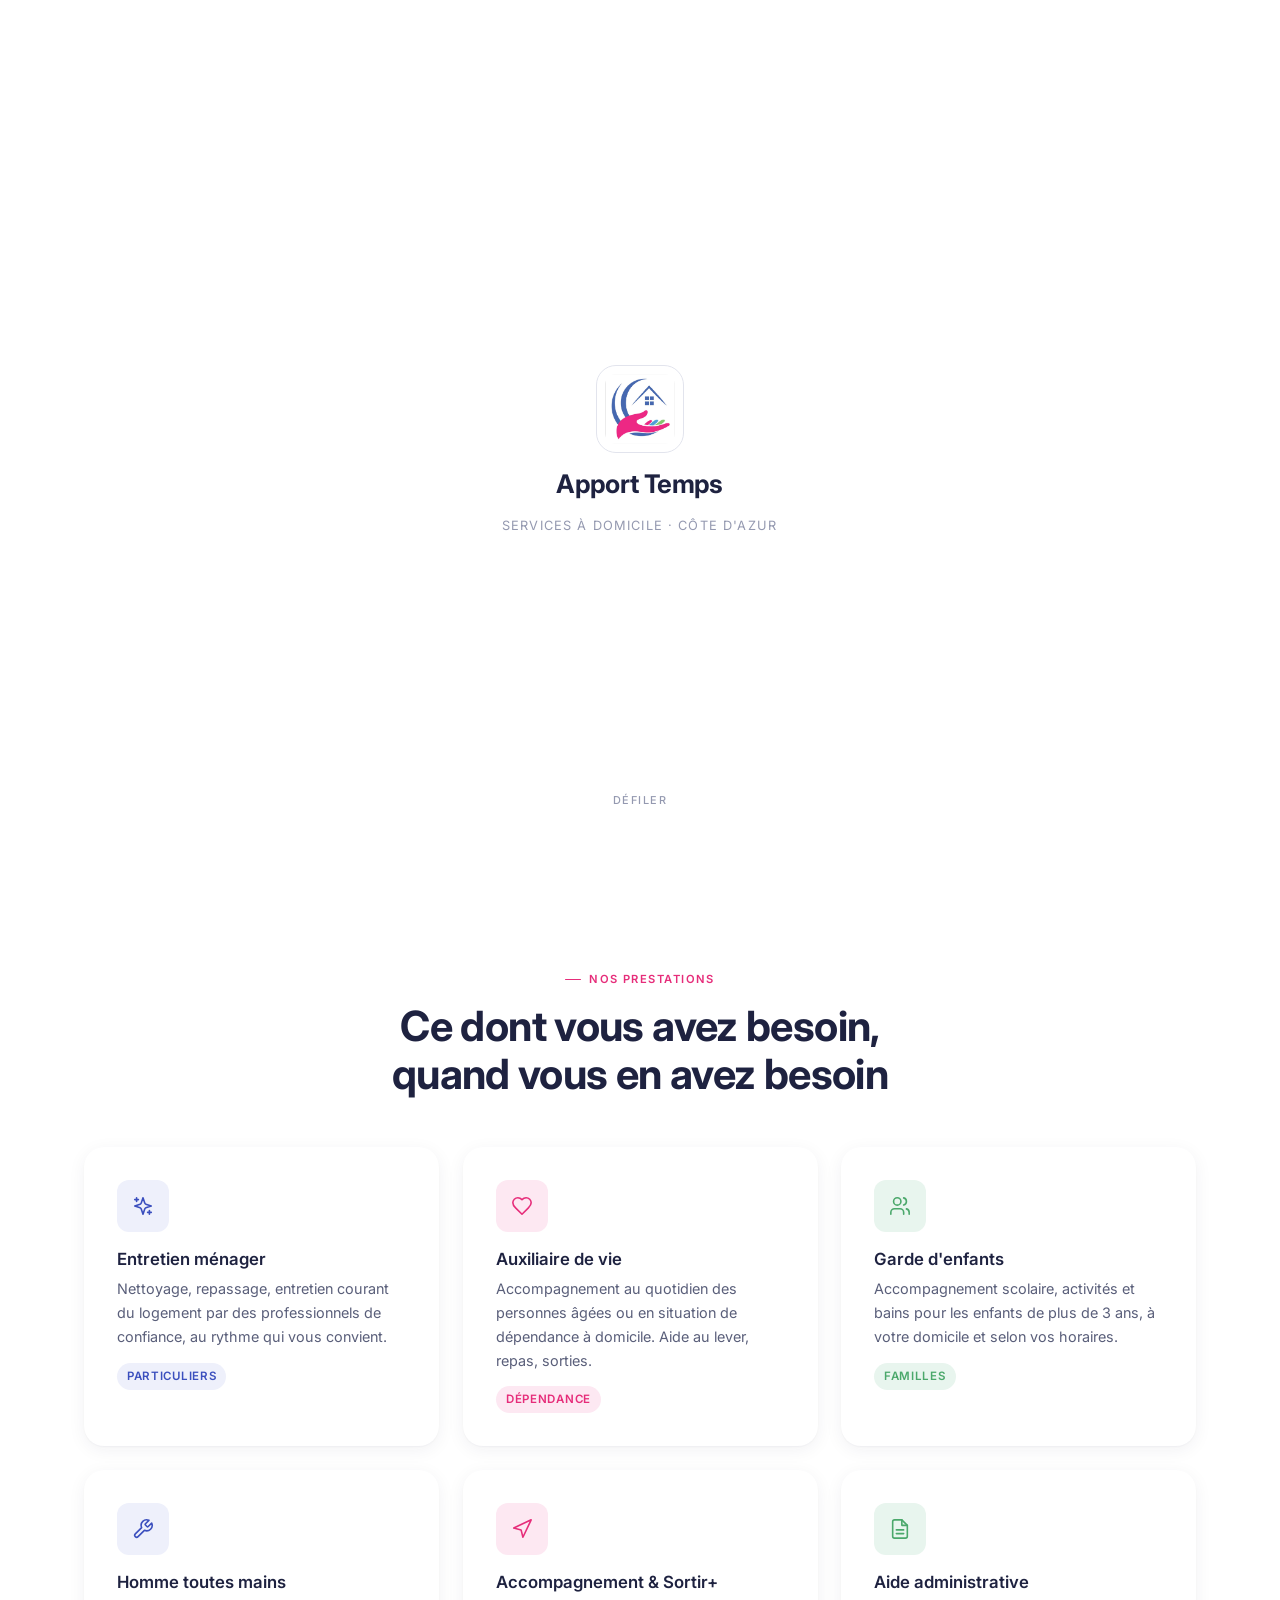
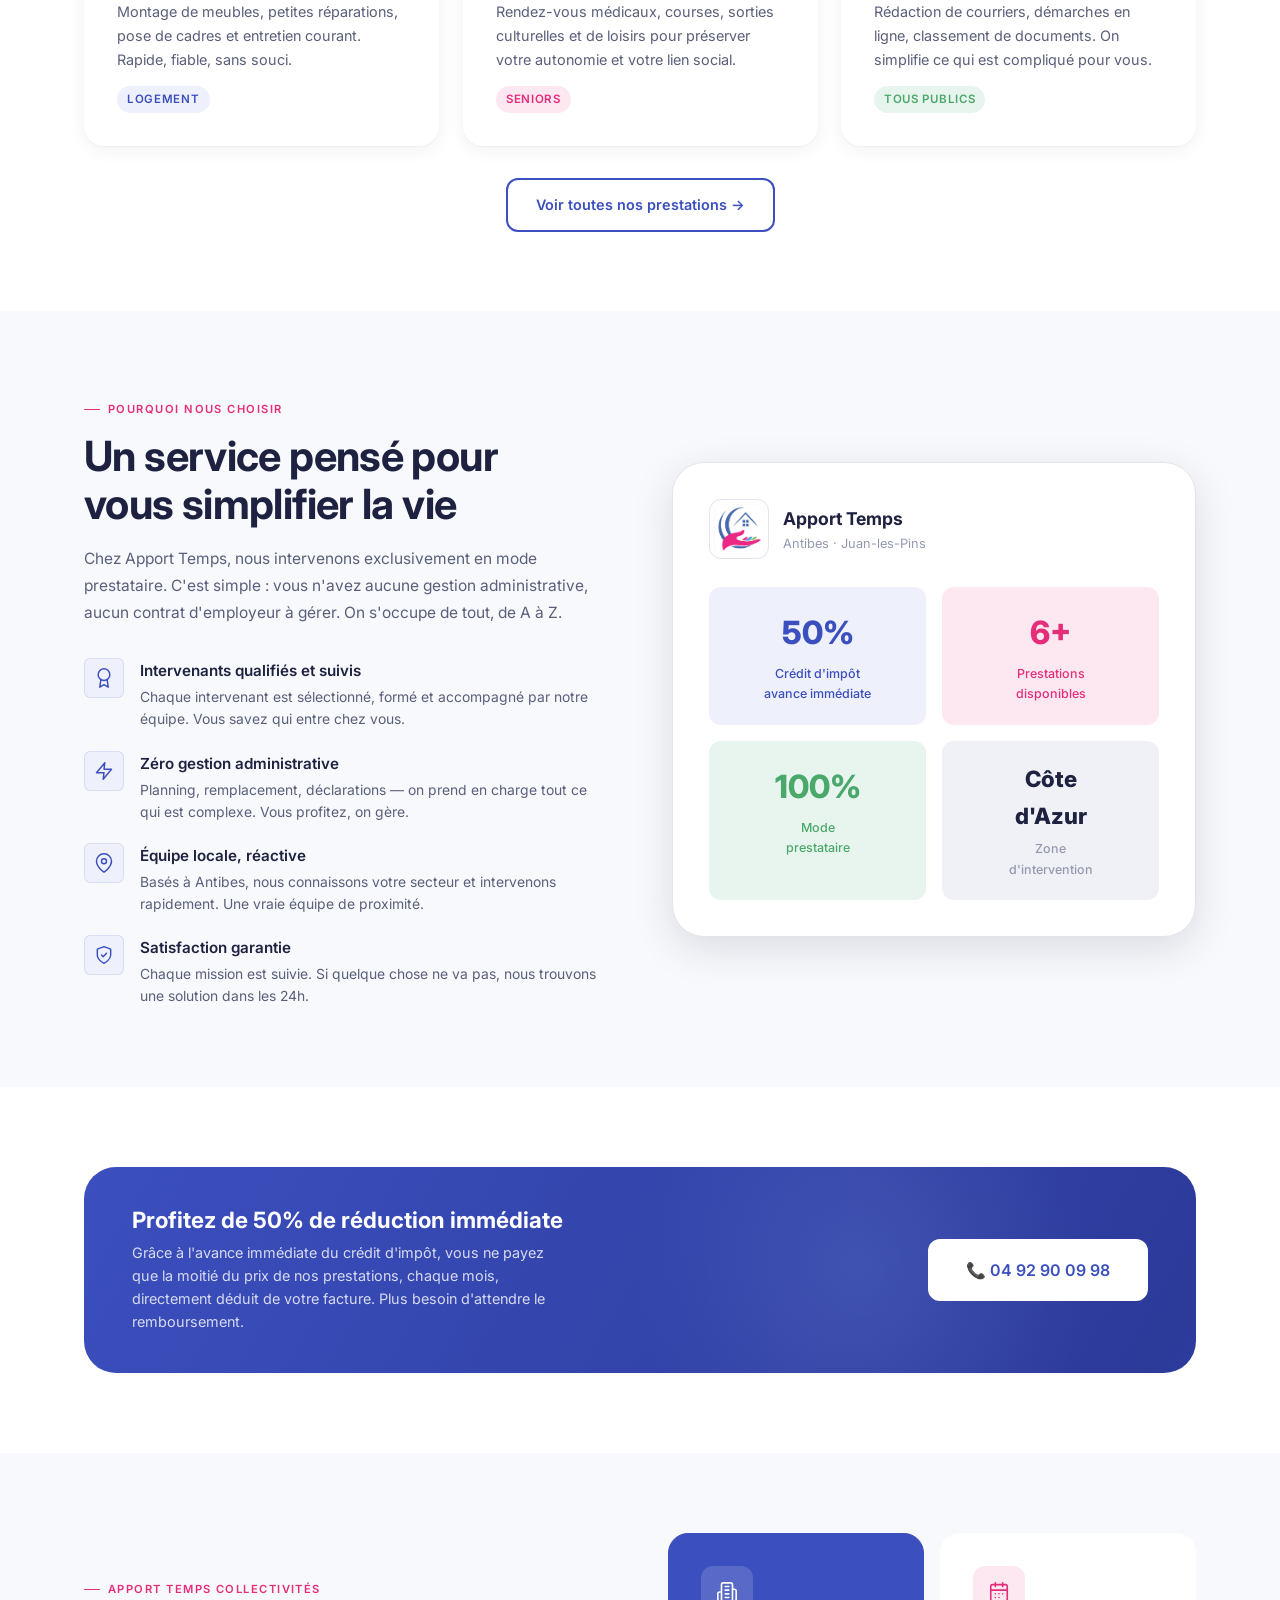
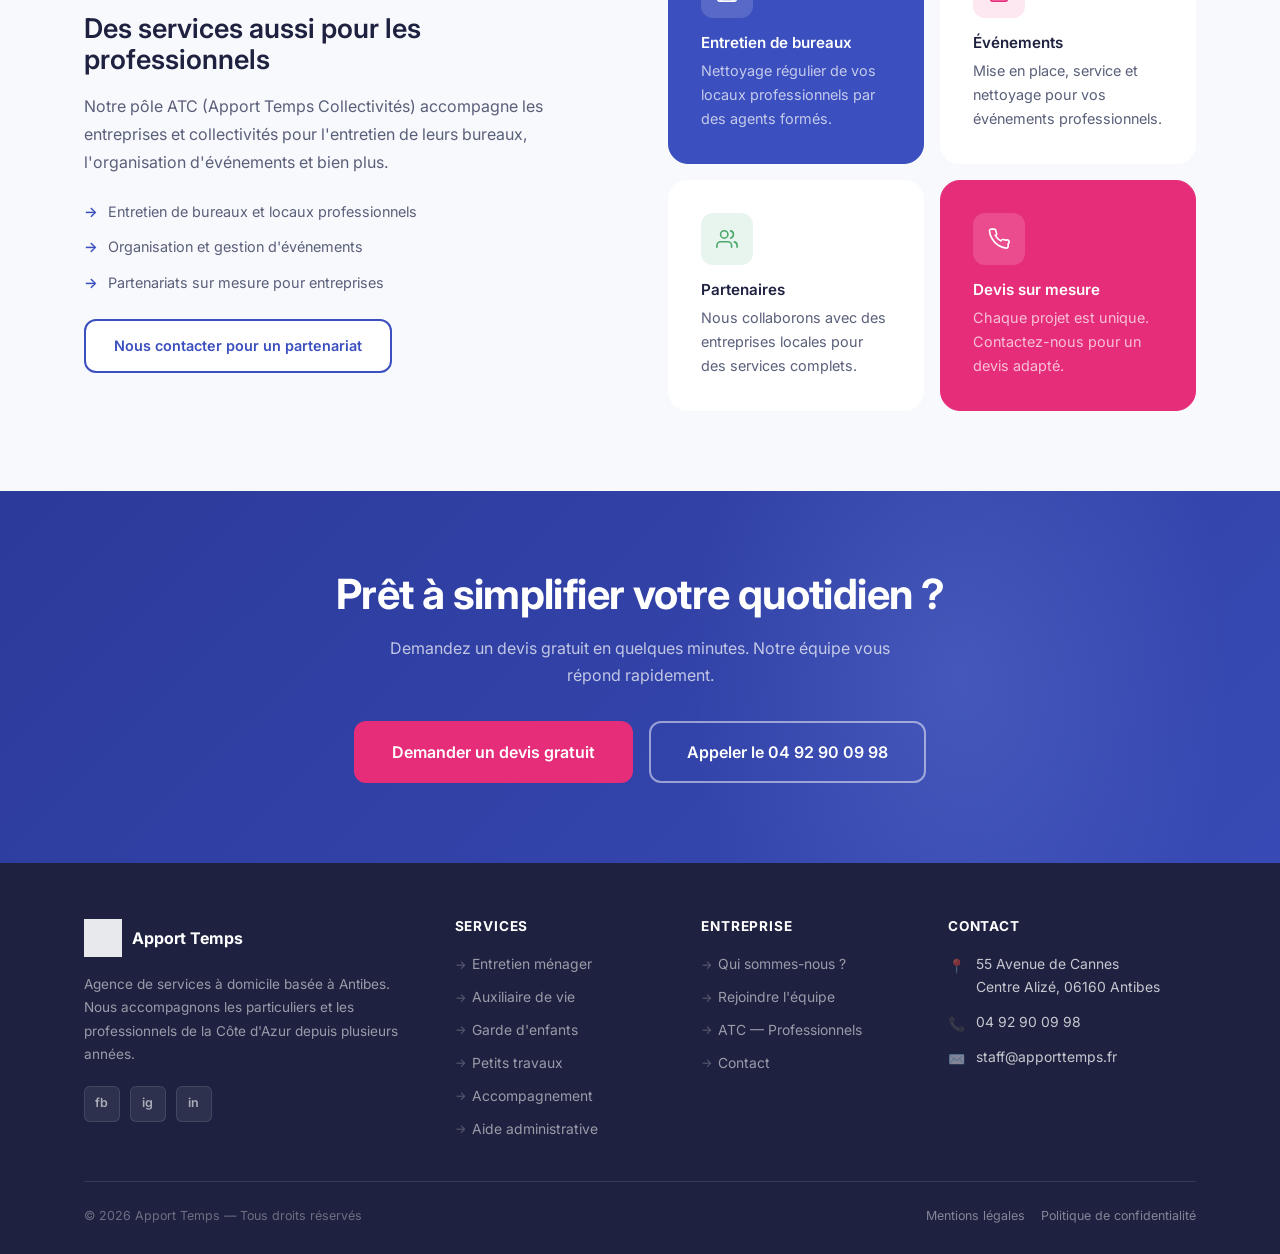
<file: index.html>
<!DOCTYPE html>
<html lang="fr">
<head>
  <meta charset="UTF-8" />
  <meta name="viewport" content="width=device-width, initial-scale=1.0" />
  <title>Apport Temps — Services à domicile sur la Côte d'Azur</title>
  <meta name="description" content="Apport Temps, agence de services à domicile basée à Antibes. Ménage, auxiliaire de vie, garde d'enfants, petits travaux. Profitez de 50% de réduction avec l'avance immédiate."/>
  <link rel="icon" href="assets/favicon.ico" type="image/x-icon" />
  <link rel="stylesheet" href="css/style.css" />
</head>
<body>

<!-- =====================
     SPLASH SCREEN
     Plein écran au chargement — disparaît au scroll ou après 3.5s
     ===================== -->
<div id="splash" aria-hidden="true">
  <div class="splash__inner">
    <img src="assets/logo.jpg" alt="Apport Temps" class="splash__logo" />
    <span class="splash__name">Apport Temps</span>
    <span class="splash__tagline">Services à domicile · Côte d'Azur</span>
  </div>
  <div class="splash__hint">
    <span>Défiler</span>
    <div class="splash__hint-line"></div>
  </div>
</div>

<!-- NAVBAR -->
<nav class="navbar" id="navbar">
  <a href="index.html" class="navbar__logo">
    <img src="assets/logo.jpg" alt="Apport Temps logo" />
    <div>
      <span class="navbar__logo-text">Apport Temps</span>
      <span class="navbar__logo-sub">Services à domicile</span>
    </div>
  </a>
  <div class="navbar__links">
    <a href="index.html">Accueil</a>
    <a href="services.html">Nos services</a>
    <a href="candidats.html">Candidats</a>
    <a href="apropos.html">À propos</a>
    <a href="contact.html">Contact</a>
  </div>
  <div class="navbar__cta">
    <span class="navbar__phone">04 92 90 09 98</span>
    <a href="contact.html" class="btn btn-primary" style="padding:9px 18px;font-size:0.83rem">Devis gratuit</a>
  </div>
  <button class="navbar__hamburger" aria-label="Menu">
    <span></span><span></span><span></span>
  </button>
</nav>

<!-- MOBILE NAV -->
<div class="mobile-nav">
  <a href="index.html" class="active">Accueil</a>
  <a href="services.html">Nos services</a>
  <a href="candidats.html">Candidats</a>
  <a href="apropos.html">À propos</a>
  <a href="contact.html">Contact</a>
  <div class="mobile-cta">
    <a href="contact.html" class="btn btn-primary" style="width:100%;justify-content:center">Demander un devis gratuit</a>
  </div>
</div>

<div class="page-wrapper">

  <!-- HERO -->
  <section class="hero">
    <div class="hero__bg"></div>
    <div class="hero__shape"></div>
    <div class="hero__shape2"></div>
    <div class="hero__dots"></div>
    <div class="container">
      <div class="hero__content">
        <div class="hero__badge">
          <div class="hero__badge-dot"></div>
          Basés à Antibes · Côte d'Azur
        </div>
        <h1 class="display-xl hero__title">
          Simplifiez votre<br>quotidien avec<br><em>Apport Temps</em>
        </h1>
        <p class="hero__subtitle">
          Des intervenants qualifiés et de confiance pour votre domicile. Ménage, auxiliaire de vie, garde d'enfants, petits travaux — on s'occupe de tout.
        </p>
        <div class="hero__actions">
          <a href="services.html" class="btn btn-primary btn-lg">Découvrir nos services</a>
          <a href="contact.html" class="btn btn-ghost btn-lg">Demander un devis</a>
        </div>
        <div class="hero__stats">
          <div>
            <span class="hero__stat-num">50%</span>
            <div class="hero__stat-label">de réduction immédiate<br>via l'avance du crédit d'impôt</div>
          </div>
          <div>
            <span class="hero__stat-num">100%</span>
            <div class="hero__stat-label">mode prestataire<br>zéro gestion administrative</div>
          </div>
          <div>
            <span class="hero__stat-num">6+</span>
            <div class="hero__stat-label">prestations différentes<br>pour particuliers & pros</div>
          </div>
        </div>
      </div>
    </div>
  </section>

  <!-- SERVICES APERÇU -->
  <section class="section">
    <div class="container">
      <div class="text-center" style="max-width:560px;margin:0 auto 48px">
        <span class="section-label">Nos prestations</span>
        <h2 class="display-lg">Ce dont vous avez besoin,<br>quand vous en avez besoin</h2>
      </div>
      <div class="grid-3">
        <div class="card fade-up">
          <div class="card__icon card__icon--blue"><svg xmlns="http://www.w3.org/2000/svg" width="22" height="22" viewBox="0 0 24 24" fill="none" stroke="currentColor" stroke-width="1.75" stroke-linecap="round" stroke-linejoin="round"><path d="m12 3-1.912 5.813a2 2 0 0 1-1.275 1.275L3 12l5.813 1.912a2 2 0 0 1 1.275 1.275L12 21l1.912-5.813a2 2 0 0 1 1.275-1.275L21 12l-5.813-1.912a2 2 0 0 1-1.275-1.275L12 3Z"/><path d="M5 3v4"/><path d="M19 17v4"/><path d="M3 5h4"/><path d="M17 19h4"/></svg></div>
          <h3>Entretien ménager</h3>
          <p>Nettoyage, repassage, entretien courant du logement par des professionnels de confiance, au rythme qui vous convient.</p>
          <span class="card__tag tag--blue">Particuliers</span>
        </div>
        <div class="card fade-up fade-up-delay-1">
          <div class="card__icon card__icon--pink"><svg xmlns="http://www.w3.org/2000/svg" width="22" height="22" viewBox="0 0 24 24" fill="none" stroke="currentColor" stroke-width="1.75" stroke-linecap="round" stroke-linejoin="round"><path d="M19 14c1.49-1.46 3-3.21 3-5.5A5.5 5.5 0 0 0 16.5 3c-1.76 0-3 .5-4.5 2-1.5-1.5-2.74-2-4.5-2A5.5 5.5 0 0 0 2 8.5c0 2.3 1.5 4.05 3 5.5l7 7Z"/></svg></div>
          <h3>Auxiliaire de vie</h3>
          <p>Accompagnement au quotidien des personnes âgées ou en situation de dépendance à domicile. Aide au lever, repas, sorties.</p>
          <span class="card__tag tag--pink">Dépendance</span>
        </div>
        <div class="card fade-up fade-up-delay-2">
          <div class="card__icon card__icon--green"><svg xmlns="http://www.w3.org/2000/svg" width="22" height="22" viewBox="0 0 24 24" fill="none" stroke="currentColor" stroke-width="1.75" stroke-linecap="round" stroke-linejoin="round"><path d="M16 21v-2a4 4 0 0 0-4-4H6a4 4 0 0 0-4 4v2"/><circle cx="9" cy="7" r="4"/><path d="M22 21v-2a4 4 0 0 0-3-3.87"/><path d="M16 3.13a4 4 0 0 1 0 7.75"/></svg></div>
          <h3>Garde d'enfants</h3>
          <p>Accompagnement scolaire, activités et bains pour les enfants de plus de 3 ans, à votre domicile et selon vos horaires.</p>
          <span class="card__tag tag--green">Familles</span>
        </div>
        <div class="card fade-up">
          <div class="card__icon card__icon--blue"><svg xmlns="http://www.w3.org/2000/svg" width="22" height="22" viewBox="0 0 24 24" fill="none" stroke="currentColor" stroke-width="1.75" stroke-linecap="round" stroke-linejoin="round"><path d="M14.7 6.3a1 1 0 0 0 0 1.4l1.6 1.6a1 1 0 0 0 1.4 0l3.77-3.77a6 6 0 0 1-7.94 7.94l-6.91 6.91a2.12 2.12 0 0 1-3-3l6.91-6.91a6 6 0 0 1 7.94-7.94l-3.76 3.76z"/></svg></div>
          <h3>Homme toutes mains</h3>
          <p>Montage de meubles, petites réparations, pose de cadres et entretien courant. Rapide, fiable, sans souci.</p>
          <span class="card__tag tag--blue">Logement</span>
        </div>
        <div class="card fade-up fade-up-delay-1">
          <div class="card__icon card__icon--pink"><svg xmlns="http://www.w3.org/2000/svg" width="22" height="22" viewBox="0 0 24 24" fill="none" stroke="currentColor" stroke-width="1.75" stroke-linecap="round" stroke-linejoin="round"><polygon points="3 11 22 2 13 21 11 13 3 11"/></svg></div>
          <h3>Accompagnement &amp; Sortir+</h3>
          <p>Rendez-vous médicaux, courses, sorties culturelles et de loisirs pour préserver votre autonomie et votre lien social.</p>
          <span class="card__tag tag--pink">Seniors</span>
        </div>
        <div class="card fade-up fade-up-delay-2">
          <div class="card__icon card__icon--green"><svg xmlns="http://www.w3.org/2000/svg" width="22" height="22" viewBox="0 0 24 24" fill="none" stroke="currentColor" stroke-width="1.75" stroke-linecap="round" stroke-linejoin="round"><path d="M14 2H6a2 2 0 0 0-2 2v16a2 2 0 0 0 2 2h12a2 2 0 0 0 2-2V8z"/><polyline points="14 2 14 8 20 8"/><line x1="16" y1="13" x2="8" y2="13"/><line x1="16" y1="17" x2="8" y2="17"/></svg></div>
          <h3>Aide administrative</h3>
          <p>Rédaction de courriers, démarches en ligne, classement de documents. On simplifie ce qui est compliqué pour vous.</p>
          <span class="card__tag tag--green">Tous publics</span>
        </div>
      </div>
      <div class="text-center mt-32">
        <a href="services.html" class="btn btn-secondary">Voir toutes nos prestations →</a>
      </div>
    </div>
  </section>

  <!-- POURQUOI NOUS -->
  <section class="section section--gray">
    <div class="container">
      <div class="grid-2" style="align-items:center;gap:64px">
        <div>
          <span class="section-label">Pourquoi nous choisir</span>
          <h2 class="display-lg fade-up">Un service pensé pour<br>vous simplifier la vie</h2>
          <p class="mt-16 fade-up fade-up-delay-1" style="color:var(--gray-600);font-size:0.97rem;line-height:1.75">
            Chez Apport Temps, nous intervenons exclusivement en mode prestataire. C'est simple : vous n'avez aucune gestion administrative, aucun contrat d'employeur à gérer. On s'occupe de tout, de A à Z.
          </p>
          <div class="mt-32" style="display:flex;flex-direction:column;gap:20px">
            <div class="avantage fade-up fade-up-delay-1">
              <div class="avantage__icon"><svg xmlns="http://www.w3.org/2000/svg" width="20" height="20" viewBox="0 0 24 24" fill="none" stroke="currentColor" stroke-width="1.75" stroke-linecap="round" stroke-linejoin="round"><circle cx="12" cy="8" r="7"/><polyline points="8.21 13.89 7 23 12 20 17 23 15.79 13.88"/></svg></div>
              <div>
                <div class="avantage__title">Intervenants qualifiés et suivis</div>
                <p class="avantage__text">Chaque intervenant est sélectionné, formé et accompagné par notre équipe. Vous savez qui entre chez vous.</p>
              </div>
            </div>
            <div class="avantage fade-up fade-up-delay-2">
              <div class="avantage__icon"><svg xmlns="http://www.w3.org/2000/svg" width="20" height="20" viewBox="0 0 24 24" fill="none" stroke="currentColor" stroke-width="1.75" stroke-linecap="round" stroke-linejoin="round"><polygon points="13 2 3 14 12 14 11 22 21 10 12 10 13 2"/></svg></div>
              <div>
                <div class="avantage__title">Zéro gestion administrative</div>
                <p class="avantage__text">Planning, remplacement, déclarations — on prend en charge tout ce qui est complexe. Vous profitez, on gère.</p>
              </div>
            </div>
            <div class="avantage fade-up fade-up-delay-3">
              <div class="avantage__icon"><svg xmlns="http://www.w3.org/2000/svg" width="20" height="20" viewBox="0 0 24 24" fill="none" stroke="currentColor" stroke-width="1.75" stroke-linecap="round" stroke-linejoin="round"><path d="M21 10c0 7-9 13-9 13s-9-6-9-13a9 9 0 0 1 18 0z"/><circle cx="12" cy="10" r="3"/></svg></div>
              <div>
                <div class="avantage__title">Équipe locale, réactive</div>
                <p class="avantage__text">Basés à Antibes, nous connaissons votre secteur et intervenons rapidement. Une vraie équipe de proximité.</p>
              </div>
            </div>
            <div class="avantage fade-up fade-up-delay-4">
              <div class="avantage__icon"><svg xmlns="http://www.w3.org/2000/svg" width="20" height="20" viewBox="0 0 24 24" fill="none" stroke="currentColor" stroke-width="1.75" stroke-linecap="round" stroke-linejoin="round"><path d="M12 22s8-4 8-10V5l-8-3-8 3v7c0 6 8 10 8 10z"/><path d="m9 12 2 2 4-4"/></svg></div>
              <div>
                <div class="avantage__title">Satisfaction garantie</div>
                <p class="avantage__text">Chaque mission est suivie. Si quelque chose ne va pas, nous trouvons une solution dans les 24h.</p>
              </div>
            </div>
          </div>
        </div>
        <div class="fade-up fade-up-delay-1">
          <div style="background:var(--white);border-radius:var(--radius-xl);padding:36px;box-shadow:var(--shadow-lg);border:1px solid var(--gray-200)">
            <div style="display:flex;align-items:center;gap:14px;margin-bottom:28px">
              <img src="assets/logo.jpg" alt="Apport Temps" style="height:60px;width:60px;object-fit:contain;border-radius:var(--radius-md);border:1px solid var(--gray-200);padding:4px"/>
              <div>
                <div style="font-family:var(--font-display);font-weight:700;font-size:1.1rem;color:var(--gray-800)">Apport Temps</div>
                <div style="font-size:0.8rem;color:var(--gray-400)">Antibes · Juan-les-Pins</div>
              </div>
            </div>
            <div style="display:grid;grid-template-columns:1fr 1fr;gap:16px">
              <div style="background:var(--blue-light);border-radius:var(--radius-md);padding:20px;text-align:center">
                <div style="font-family:var(--font-display);font-size:2rem;font-weight:800;color:var(--blue)">50%</div>
                <div style="font-size:0.78rem;color:var(--blue);font-weight:500;margin-top:4px">Crédit d'impôt<br>avance immédiate</div>
              </div>
              <div style="background:var(--pink-light);border-radius:var(--radius-md);padding:20px;text-align:center">
                <div style="font-family:var(--font-display);font-size:2rem;font-weight:800;color:var(--pink)">6+</div>
                <div style="font-size:0.78rem;color:var(--pink);font-weight:500;margin-top:4px">Prestations<br>disponibles</div>
              </div>
              <div style="background:var(--green-light);border-radius:var(--radius-md);padding:20px;text-align:center">
                <div style="font-family:var(--font-display);font-size:2rem;font-weight:800;color:var(--green)">100%</div>
                <div style="font-size:0.78rem;color:var(--green);font-weight:500;margin-top:4px">Mode<br>prestataire</div>
              </div>
              <div style="background:var(--gray-100);border-radius:var(--radius-md);padding:20px;text-align:center">
                <div style="font-family:var(--font-display);font-size:1.4rem;font-weight:800;color:var(--gray-800)">Côte<br>d'Azur</div>
                <div style="font-size:0.78rem;color:var(--gray-400);font-weight:500;margin-top:4px">Zone<br>d'intervention</div>
              </div>
            </div>
          </div>
        </div>
      </div>
    </div>
  </section>

  <!-- CRÉDIT D'IMPÔT BANNER -->
  <section class="section">
    <div class="container">
      <div class="credit-banner fade-up">
        <div>
          <h3>Profitez de 50% de réduction immédiate</h3>
          <p>Grâce à l'avance immédiate du crédit d'impôt, vous ne payez que la moitié du prix de nos prestations, chaque mois, directement déduit de votre facture. Plus besoin d'attendre le remboursement.</p>
        </div>
        <a href="tel:0492900998" class="btn btn-white btn-lg" style="flex-shrink:0">📞 04 92 90 09 98</a>
      </div>
    </div>
  </section>

  <!-- ATC SECTION -->
  <section class="section section--gray">
    <div class="container">
      <div class="grid-2" style="align-items:center;gap:56px">
        <div>
          <span class="section-label">Apport Temps Collectivités</span>
          <h2 class="display-md fade-up">Des services aussi pour les professionnels</h2>
          <p class="mt-16 fade-up fade-up-delay-1" style="color:var(--gray-600);line-height:1.75">
            Notre pôle ATC (Apport Temps Collectivités) accompagne les entreprises et collectivités pour l'entretien de leurs bureaux, l'organisation d'événements et bien plus.
          </p>
          <div class="mt-24" style="display:flex;flex-direction:column;gap:12px">
            <div style="display:flex;align-items:center;gap:10px;font-size:0.9rem;color:var(--gray-600)"><span style="color:var(--blue);font-weight:600">→</span> Entretien de bureaux et locaux professionnels</div>
            <div style="display:flex;align-items:center;gap:10px;font-size:0.9rem;color:var(--gray-600)"><span style="color:var(--blue);font-weight:600">→</span> Organisation et gestion d'événements</div>
            <div style="display:flex;align-items:center;gap:10px;font-size:0.9rem;color:var(--gray-600)"><span style="color:var(--blue);font-weight:600">→</span> Partenariats sur mesure pour entreprises</div>
          </div>
          <div class="mt-24 fade-up fade-up-delay-2">
            <a href="contact.html" class="btn btn-secondary">Nous contacter pour un partenariat</a>
          </div>
        </div>
        <div style="display:grid;grid-template-columns:1fr 1fr;gap:16px" class="fade-up fade-up-delay-1">
          <div class="card" style="background:var(--blue);border-color:var(--blue)">
            <div class="card__icon" style="background:rgba(255,255,255,0.15);margin-bottom:16px;color:white"><svg xmlns="http://www.w3.org/2000/svg" width="22" height="22" viewBox="0 0 24 24" fill="none" stroke="currentColor" stroke-width="1.75" stroke-linecap="round" stroke-linejoin="round"><path d="M6 22V4a2 2 0 0 1 2-2h8a2 2 0 0 1 2 2v18Z"/><path d="M6 12H4a2 2 0 0 0-2 2v6a2 2 0 0 0 2 2h2"/><path d="M18 9h2a2 2 0 0 1 2 2v9a2 2 0 0 1-2 2h-2"/><path d="M10 6h4"/><path d="M10 10h4"/><path d="M10 14h4"/><path d="M10 18h4"/></svg></div>
            <h3 style="color:var(--white);font-size:0.95rem">Entretien de bureaux</h3>
            <p style="color:rgba(255,255,255,0.7)">Nettoyage régulier de vos locaux professionnels par des agents formés.</p>
          </div>
          <div class="card">
            <div class="card__icon card__icon--pink" style="margin-bottom:16px"><svg xmlns="http://www.w3.org/2000/svg" width="22" height="22" viewBox="0 0 24 24" fill="none" stroke="currentColor" stroke-width="1.75" stroke-linecap="round" stroke-linejoin="round"><rect x="3" y="4" width="18" height="18" rx="2" ry="2"/><line x1="16" y1="2" x2="16" y2="6"/><line x1="8" y1="2" x2="8" y2="6"/><line x1="3" y1="10" x2="21" y2="10"/><path d="M8 14h.01"/><path d="M12 14h.01"/><path d="M16 14h.01"/><path d="M8 18h.01"/><path d="M12 18h.01"/></svg></div>
            <h3 style="font-size:0.95rem">Événements</h3>
            <p>Mise en place, service et nettoyage pour vos événements professionnels.</p>
          </div>
          <div class="card">
            <div class="card__icon card__icon--green" style="margin-bottom:16px"><svg xmlns="http://www.w3.org/2000/svg" width="22" height="22" viewBox="0 0 24 24" fill="none" stroke="currentColor" stroke-width="1.75" stroke-linecap="round" stroke-linejoin="round"><path d="M17 21v-2a4 4 0 0 0-4-4H5a4 4 0 0 0-4 4v2"/><circle cx="9" cy="7" r="4"/><path d="M23 21v-2a4 4 0 0 0-3-3.87"/><path d="M16 3.13a4 4 0 0 1 0 7.75"/></svg></div>
            <h3 style="font-size:0.95rem">Partenaires</h3>
            <p>Nous collaborons avec des entreprises locales pour des services complets.</p>
          </div>
          <div class="card" style="background:var(--pink);border-color:var(--pink)">
            <div class="card__icon" style="background:rgba(255,255,255,0.15);margin-bottom:16px;color:white"><svg xmlns="http://www.w3.org/2000/svg" width="22" height="22" viewBox="0 0 24 24" fill="none" stroke="currentColor" stroke-width="1.75" stroke-linecap="round" stroke-linejoin="round"><path d="M22 16.92v3a2 2 0 0 1-2.18 2 19.79 19.79 0 0 1-8.63-3.07A19.5 19.5 0 0 1 4.69 12a19.79 19.79 0 0 1-3.07-8.67A2 2 0 0 1 3.6 1.18h3a2 2 0 0 1 2 1.72 12.84 12.84 0 0 0 .7 2.81 2 2 0 0 1-.45 2.11L7.91 8a16 16 0 0 0 6 6l.92-.92a2 2 0 0 1 2.11-.45 12.84 12.84 0 0 0 2.81.7A2 2 0 0 1 22 17Z"/></svg></div>
            <h3 style="color:var(--white);font-size:0.95rem">Devis sur mesure</h3>
            <p style="color:rgba(255,255,255,0.7)">Chaque projet est unique. Contactez-nous pour un devis adapté.</p>
          </div>
        </div>
      </div>
    </div>
  </section>

  <!-- CTA FINAL -->
  <section class="section section--blue">
    <div class="container text-center">
      <h2 class="display-lg" style="color:var(--white);margin-bottom:16px">Prêt à simplifier votre quotidien ?</h2>
      <p style="color:rgba(255,255,255,0.7);font-size:1rem;max-width:500px;margin:0 auto 32px;line-height:1.7">
        Demandez un devis gratuit en quelques minutes. Notre équipe vous répond rapidement.
      </p>
      <div style="display:flex;gap:16px;justify-content:center;flex-wrap:wrap">
        <a href="contact.html" class="btn btn-primary btn-lg">Demander un devis gratuit</a>
        <a href="tel:0492900998" class="btn btn-ghost btn-lg">Appeler le 04 92 90 09 98</a>
      </div>
    </div>
  </section>

  <!-- FOOTER -->
  <footer class="footer">
    <div class="container">
      <div class="footer__grid">
        <div>
          <div class="footer__logo">
            <img src="assets/logo.jpg" alt="Apport Temps" />
            <span class="footer__logo-name">Apport Temps</span>
          </div>
          <p class="footer__desc">Agence de services à domicile basée à Antibes. Nous accompagnons les particuliers et les professionnels de la Côte d'Azur depuis plusieurs années.</p>
          <div class="footer__social">
            <a href="https://www.facebook.com/profile.php?id=100089982678461" target="_blank" rel="noopener" title="Facebook">fb</a>
            <a href="https://www.instagram.com/apport_temps06/" target="_blank" rel="noopener" title="Instagram">ig</a>
            <a href="https://www.linkedin.com/company/apport-temps/" target="_blank" rel="noopener" title="LinkedIn">in</a>
          </div>
        </div>
        <div>
          <h4>Services</h4>
          <ul class="footer__links">
            <li><a href="services.html">Entretien ménager</a></li>
            <li><a href="services.html">Auxiliaire de vie</a></li>
            <li><a href="services.html">Garde d'enfants</a></li>
            <li><a href="services.html">Petits travaux</a></li>
            <li><a href="services.html">Accompagnement</a></li>
            <li><a href="services.html">Aide administrative</a></li>
          </ul>
        </div>
        <div>
          <h4>Entreprise</h4>
          <ul class="footer__links">
            <li><a href="apropos.html">Qui sommes-nous ?</a></li>
            <li><a href="candidats.html">Rejoindre l'équipe</a></li>
            <li><a href="services.html">ATC — Professionnels</a></li>
            <li><a href="contact.html">Contact</a></li>
          </ul>
        </div>
        <div>
          <h4>Contact</h4>
          <div class="footer__contact-item">
            <span class="ico">📍</span>
            <span>55 Avenue de Cannes<br>Centre Alizé, 06160 Antibes</span>
          </div>
          <div class="footer__contact-item">
            <span class="ico">📞</span>
            <a href="tel:0492900998">04 92 90 09 98</a>
          </div>
          <div class="footer__contact-item">
            <span class="ico">✉️</span>
            <a href="mailto:staff@apporttemps.fr">staff@apporttemps.fr</a>
          </div>
        </div>
      </div>
      <div class="footer__bottom">
        <span>© 2026 Apport Temps — Tous droits réservés</span>
        <div style="display:flex;gap:16px">
          <a href="#">Mentions légales</a>
          <a href="#">Politique de confidentialité</a>
        </div>
      </div>
    </div>
  </footer>

</div>

<script src="js/main.js"></script>
</body>
</html>
</file>
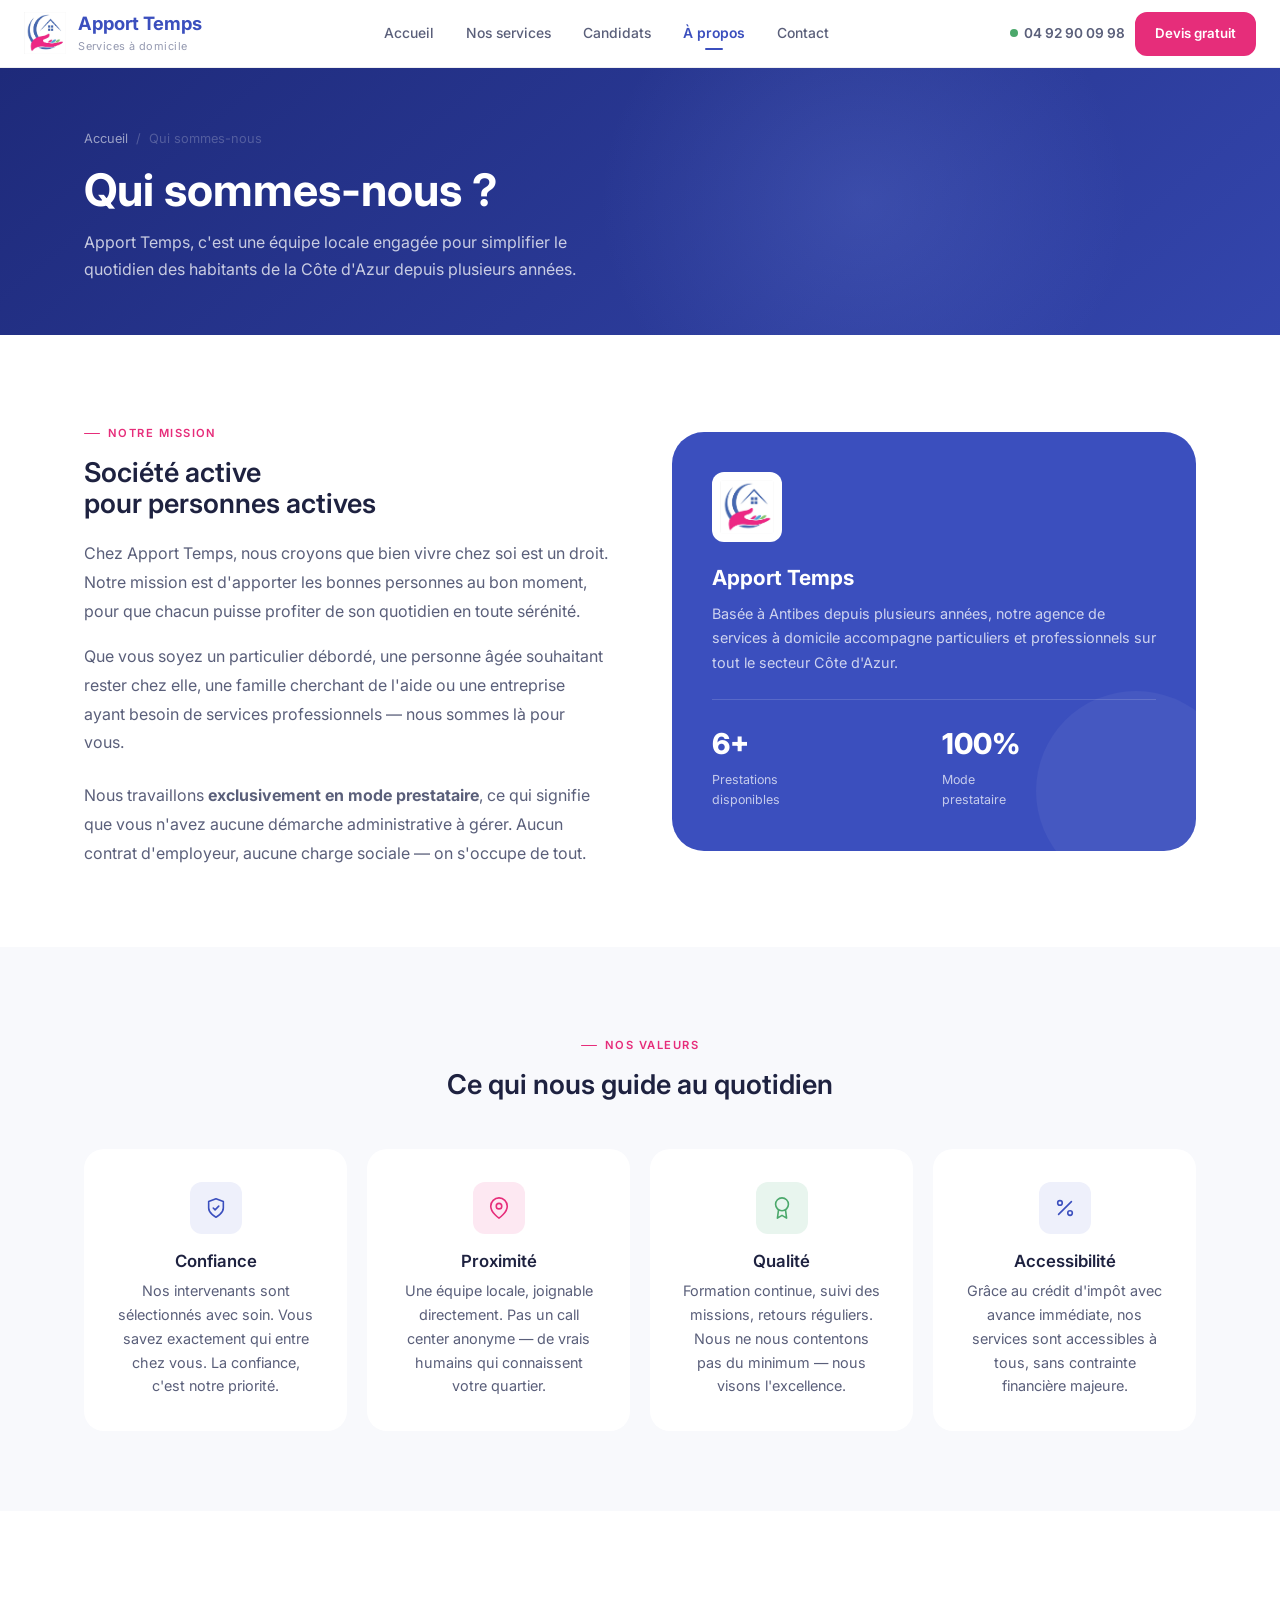
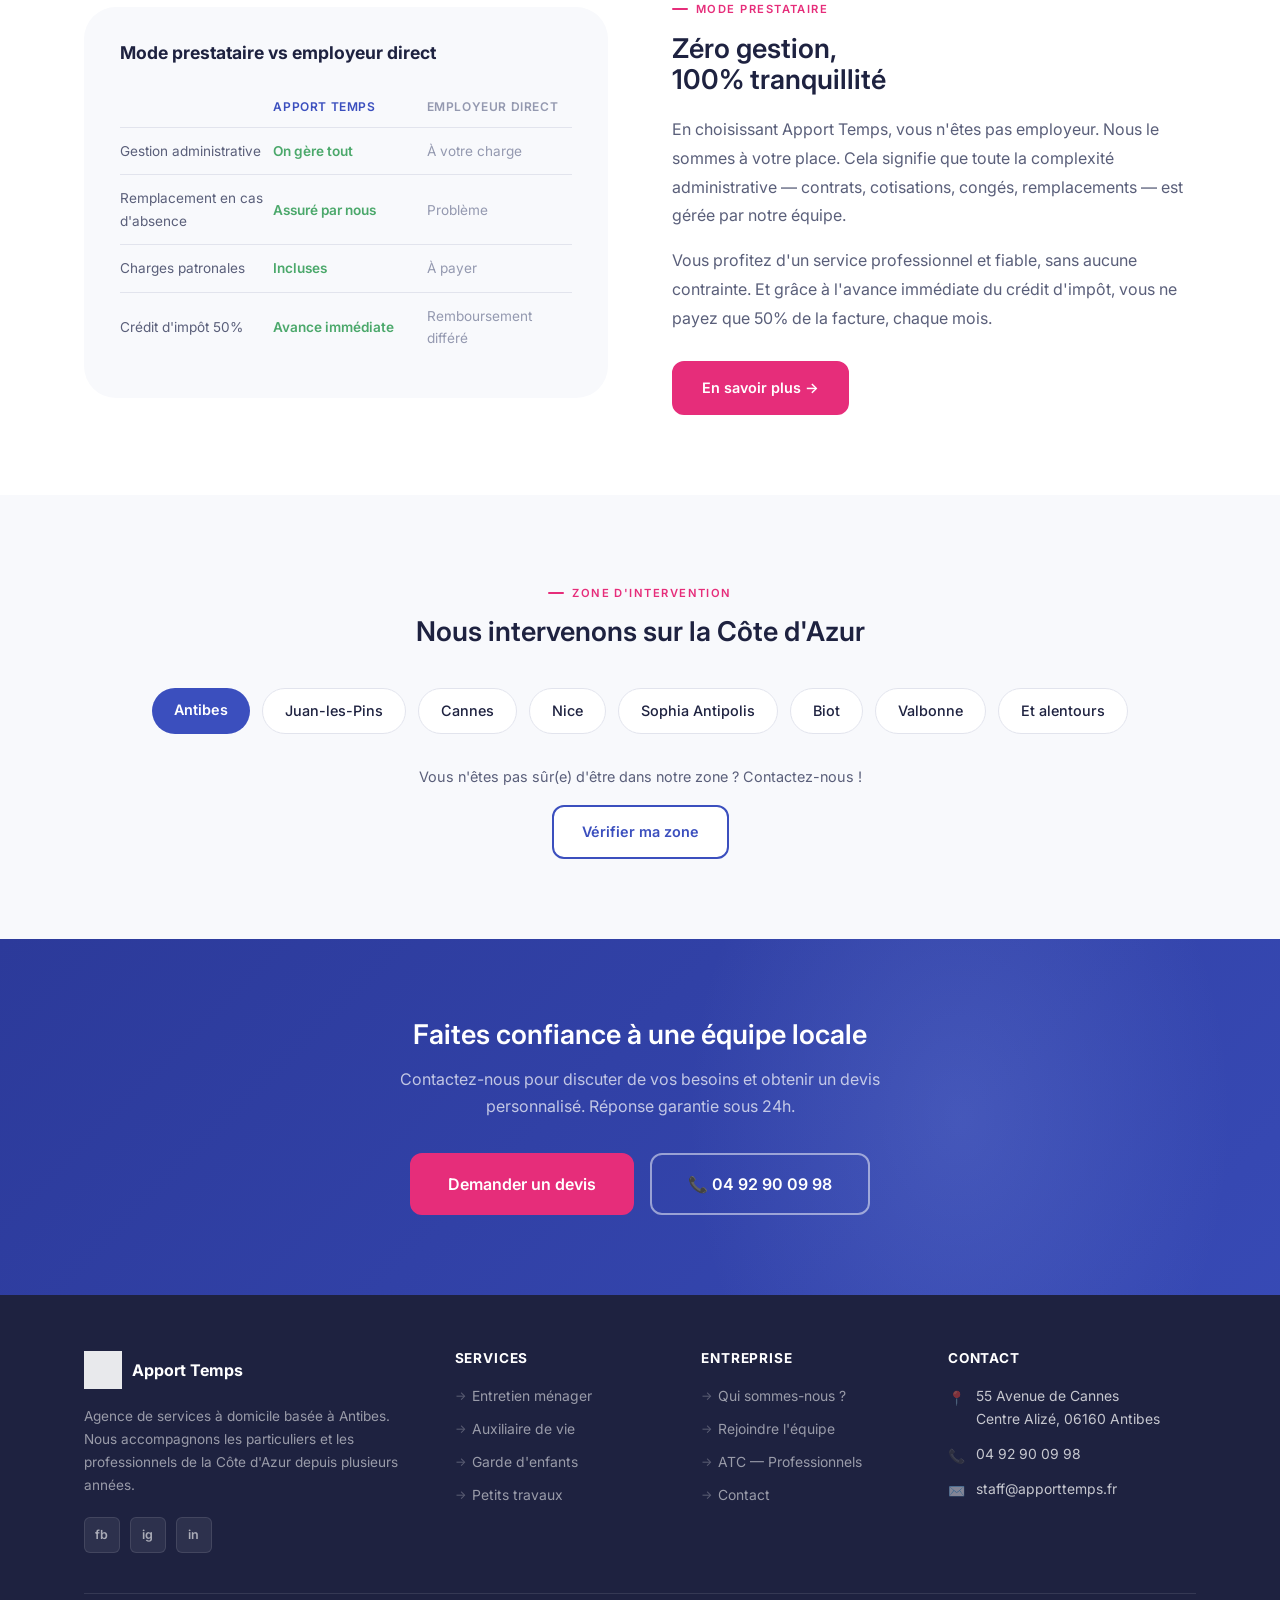
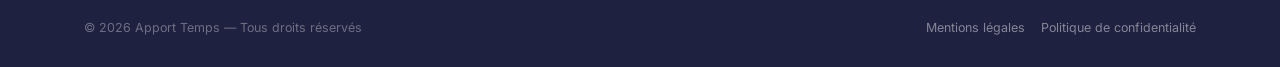
<file: apropos.html>
<!DOCTYPE html>
<html lang="fr">
<head>
  <meta charset="UTF-8" />
  <meta name="viewport" content="width=device-width, initial-scale=1.0" />
  <title>Qui sommes-nous — Apport Temps</title>
  <meta name="description" content="Découvrez Apport Temps, agence de services à domicile basée à Antibes. Notre mission, nos valeurs et notre zone d'intervention sur la Côte d'Azur." />
  <link rel="icon" href="assets/favicon.ico" type="image/x-icon" />
  <link rel="stylesheet" href="css/style.css" />
</head>
<body>

<nav class="navbar" id="navbar">
  <a href="index.html" class="navbar__logo">
    <img src="assets/logo.jpg" alt="Apport Temps logo" />
    <div>
      <span class="navbar__logo-text">Apport Temps</span>
      <span class="navbar__logo-sub">Services à domicile</span>
    </div>
  </a>
  <div class="navbar__links">
    <a href="index.html">Accueil</a>
    <a href="services.html">Nos services</a>
    <a href="candidats.html">Candidats</a>
    <a href="apropos.html">À propos</a>
    <a href="contact.html">Contact</a>
  </div>
  <div class="navbar__cta">
    <span class="navbar__phone">04 92 90 09 98</span>
    <a href="contact.html" class="btn btn-primary" style="padding:9px 18px;font-size:0.83rem">Devis gratuit</a>
  </div>
  <button class="navbar__hamburger" aria-label="Menu">
    <span></span><span></span><span></span>
  </button>
</nav>

<div class="mobile-nav">
  <a href="index.html">Accueil</a>
  <a href="services.html">Nos services</a>
  <a href="candidats.html">Candidats</a>
  <a href="apropos.html" class="active">À propos</a>
  <a href="contact.html">Contact</a>
  <div class="mobile-cta">
    <a href="contact.html" class="btn btn-primary" style="width:100%;justify-content:center">Demander un devis gratuit</a>
  </div>
</div>

<div class="page-wrapper">

  <section class="page-hero">
    <div class="container">
      <div class="breadcrumb">
        <a href="index.html">Accueil</a>
        <span>/</span>
        <span>Qui sommes-nous</span>
      </div>
      <h1>Qui sommes-nous ?</h1>
      <p>Apport Temps, c'est une équipe locale engagée pour simplifier le quotidien des habitants de la Côte d'Azur depuis plusieurs années.</p>
    </div>
  </section>

  <!-- MISSION -->
  <section class="section">
    <div class="container">
      <div class="grid-2" style="gap:64px;align-items:center">
        <div>
          <span class="section-label">Notre mission</span>
          <h2 class="display-md fade-up" style="margin-bottom:20px">Société active<br>pour personnes actives</h2>
          <p class="fade-up fade-up-delay-1" style="color:var(--gray-600);line-height:1.8;margin-bottom:16px">
            Chez Apport Temps, nous croyons que bien vivre chez soi est un droit. Notre mission est d'apporter les bonnes personnes au bon moment, pour que chacun puisse profiter de son quotidien en toute sérénité.
          </p>
          <p class="fade-up fade-up-delay-2" style="color:var(--gray-600);line-height:1.8;margin-bottom:24px">
            Que vous soyez un particulier débordé, une personne âgée souhaitant rester chez elle, une famille cherchant de l'aide ou une entreprise ayant besoin de services professionnels — nous sommes là pour vous.
          </p>
          <p class="fade-up fade-up-delay-2" style="color:var(--gray-600);line-height:1.8">
            Nous travaillons <strong>exclusivement en mode prestataire</strong>, ce qui signifie que vous n'avez aucune démarche administrative à gérer. Aucun contrat d'employeur, aucune charge sociale — on s'occupe de tout.
          </p>
        </div>
        <div class="fade-up fade-up-delay-1">
          <div style="background:var(--blue);border-radius:var(--radius-xl);padding:40px;color:var(--white);position:relative;overflow:hidden">
            <div style="position:absolute;right:-40px;bottom:-40px;width:200px;height:200px;background:rgba(255,255,255,0.05);border-radius:50%"></div>
            <div style="position:relative;z-index:1">
              <img src="assets/logo.jpg" alt="Apport Temps" style="height:70px;width:70px;object-fit:contain;border-radius:var(--radius-md);background:var(--white);padding:8px;margin-bottom:24px" />
              <h3 style="color:var(--white);font-size:1.3rem;margin-bottom:12px">Apport Temps</h3>
              <p style="color:rgba(255,255,255,0.75);font-size:0.9rem;line-height:1.7;margin-bottom:24px">
                Basée à Antibes depuis plusieurs années, notre agence de services à domicile accompagne particuliers et professionnels sur tout le secteur Côte d'Azur.
              </p>
              <div style="display:grid;grid-template-columns:1fr 1fr;gap:16px;padding-top:20px;border-top:1px solid rgba(255,255,255,0.15)">
                <div><div style="font-family:var(--font-display);font-size:1.8rem;font-weight:800">6+</div><div style="font-size:0.78rem;opacity:.7;margin-top:2px">Prestations<br>disponibles</div></div>
                <div><div style="font-family:var(--font-display);font-size:1.8rem;font-weight:800">100%</div><div style="font-size:0.78rem;opacity:.7;margin-top:2px">Mode<br>prestataire</div></div>
              </div>
            </div>
          </div>
        </div>
      </div>
    </div>
  </section>

  <!-- VALEURS -->
  <section class="section section--gray">
    <div class="container">
      <div class="text-center" style="max-width:500px;margin:0 auto 48px">
        <span class="section-label">Nos valeurs</span>
        <h2 class="display-md fade-up">Ce qui nous guide au quotidien</h2>
      </div>
      <div class="grid-4">
        <div class="card fade-up" style="text-align:center">
          <div class="card__icon card__icon--blue" style="margin:0 auto 18px"><svg xmlns="http://www.w3.org/2000/svg" width="22" height="22" viewBox="0 0 24 24" fill="none" stroke="currentColor" stroke-width="1.75" stroke-linecap="round" stroke-linejoin="round"><path d="M12 22s8-4 8-10V5l-8-3-8 3v7c0 6 8 10 8 10z"/><path d="m9 12 2 2 4-4"/></svg></div>
          <h3>Confiance</h3>
          <p>Nos intervenants sont sélectionnés avec soin. Vous savez exactement qui entre chez vous. La confiance, c'est notre priorité.</p>
        </div>
        <div class="card fade-up fade-up-delay-1" style="text-align:center">
          <div class="card__icon card__icon--pink" style="margin:0 auto 18px"><svg xmlns="http://www.w3.org/2000/svg" width="22" height="22" viewBox="0 0 24 24" fill="none" stroke="currentColor" stroke-width="1.75" stroke-linecap="round" stroke-linejoin="round"><path d="M21 10c0 7-9 13-9 13s-9-6-9-13a9 9 0 0 1 18 0z"/><circle cx="12" cy="10" r="3"/></svg></div>
          <h3>Proximité</h3>
          <p>Une équipe locale, joignable directement. Pas un call center anonyme — de vrais humains qui connaissent votre quartier.</p>
        </div>
        <div class="card fade-up fade-up-delay-2" style="text-align:center">
          <div class="card__icon card__icon--green" style="margin:0 auto 18px"><svg xmlns="http://www.w3.org/2000/svg" width="22" height="22" viewBox="0 0 24 24" fill="none" stroke="currentColor" stroke-width="1.75" stroke-linecap="round" stroke-linejoin="round"><circle cx="12" cy="8" r="7"/><polyline points="8.21 13.89 7 23 12 20 17 23 15.79 13.88"/></svg></div>
          <h3>Qualité</h3>
          <p>Formation continue, suivi des missions, retours réguliers. Nous ne nous contentons pas du minimum — nous visons l'excellence.</p>
        </div>
        <div class="card fade-up fade-up-delay-3" style="text-align:center">
          <div class="card__icon card__icon--blue" style="margin:0 auto 18px"><svg xmlns="http://www.w3.org/2000/svg" width="22" height="22" viewBox="0 0 24 24" fill="none" stroke="currentColor" stroke-width="1.75" stroke-linecap="round" stroke-linejoin="round"><line x1="19" y1="5" x2="5" y2="19"/><circle cx="6.5" cy="6.5" r="2.5"/><circle cx="17.5" cy="17.5" r="2.5"/></svg></div>
          <h3>Accessibilité</h3>
          <p>Grâce au crédit d'impôt avec avance immédiate, nos services sont accessibles à tous, sans contrainte financière majeure.</p>
        </div>
      </div>
    </div>
  </section>

  <!-- MODE PRESTATAIRE EXPLIQUÉ -->
  <section class="section">
    <div class="container">
      <div class="grid-2" style="gap:64px;align-items:center">
        <div class="fade-up">
          <div style="background:var(--gray-50);border-radius:var(--radius-xl);padding:36px">
            <h3 style="font-family:var(--font-display);font-size:1.1rem;margin-bottom:24px">Mode prestataire vs employeur direct</h3>
            <div style="display:flex;flex-direction:column;gap:0">
              <div style="display:grid;grid-template-columns:1fr 1fr 1fr;gap:8px;padding:10px 0;border-bottom:1px solid var(--gray-200);font-size:0.75rem;font-weight:600;color:var(--gray-400);text-transform:uppercase;letter-spacing:.05em">
                <span></span><span style="color:var(--blue)">Apport Temps</span><span>Employeur direct</span>
              </div>
              <div style="display:grid;grid-template-columns:1fr 1fr 1fr;gap:8px;padding:12px 0;border-bottom:1px solid var(--gray-200);font-size:0.85rem;align-items:center">
                <span style="color:var(--gray-600)">Gestion administrative</span>
                <span style="color:var(--green);font-weight:600">On gère tout</span>
                <span style="color:var(--gray-400)">À votre charge</span>
              </div>
              <div style="display:grid;grid-template-columns:1fr 1fr 1fr;gap:8px;padding:12px 0;border-bottom:1px solid var(--gray-200);font-size:0.85rem;align-items:center">
                <span style="color:var(--gray-600)">Remplacement en cas d'absence</span>
                <span style="color:var(--green);font-weight:600">Assuré par nous</span>
                <span style="color:var(--gray-400)">Problème</span>
              </div>
              <div style="display:grid;grid-template-columns:1fr 1fr 1fr;gap:8px;padding:12px 0;border-bottom:1px solid var(--gray-200);font-size:0.85rem;align-items:center">
                <span style="color:var(--gray-600)">Charges patronales</span>
                <span style="color:var(--green);font-weight:600">Incluses</span>
                <span style="color:var(--gray-400)">À payer</span>
              </div>
              <div style="display:grid;grid-template-columns:1fr 1fr 1fr;gap:8px;padding:12px 0;font-size:0.85rem;align-items:center">
                <span style="color:var(--gray-600)">Crédit d'impôt 50%</span>
                <span style="color:var(--green);font-weight:600">Avance immédiate</span>
                <span style="color:var(--gray-400)">Remboursement différé</span>
              </div>
            </div>
          </div>
        </div>
        <div>
          <span class="section-label">Mode prestataire</span>
          <h2 class="display-md fade-up" style="margin-bottom:20px">Zéro gestion,<br>100% tranquillité</h2>
          <p class="fade-up fade-up-delay-1" style="color:var(--gray-600);line-height:1.8;margin-bottom:16px">
            En choisissant Apport Temps, vous n'êtes pas employeur. Nous le sommes à votre place. Cela signifie que toute la complexité administrative — contrats, cotisations, congés, remplacements — est gérée par notre équipe.
          </p>
          <p class="fade-up fade-up-delay-2" style="color:var(--gray-600);line-height:1.8;margin-bottom:28px">
            Vous profitez d'un service professionnel et fiable, sans aucune contrainte. Et grâce à l'avance immédiate du crédit d'impôt, vous ne payez que 50% de la facture, chaque mois.
          </p>
          <a href="contact.html" class="btn btn-primary fade-up fade-up-delay-3">En savoir plus →</a>
        </div>
      </div>
    </div>
  </section>

  <!-- ZONE D'INTERVENTION -->
  <section class="section section--gray">
    <div class="container">
      <div class="text-center" style="max-width:500px;margin:0 auto 40px">
        <span class="section-label">Zone d'intervention</span>
        <h2 class="display-md fade-up">Nous intervenons sur la Côte d'Azur</h2>
      </div>
      <div style="display:flex;flex-wrap:wrap;gap:12px;justify-content:center" class="fade-up fade-up-delay-1">
        <span style="background:var(--blue);color:var(--white);padding:10px 22px;border-radius:100px;font-family:var(--font-display);font-size:0.9rem;font-weight:600">Antibes</span>
        <span style="background:var(--white);border:1.5px solid var(--gray-200);color:var(--gray-800);padding:10px 22px;border-radius:100px;font-family:var(--font-display);font-size:0.9rem;font-weight:500">Juan-les-Pins</span>
        <span style="background:var(--white);border:1.5px solid var(--gray-200);color:var(--gray-800);padding:10px 22px;border-radius:100px;font-family:var(--font-display);font-size:0.9rem;font-weight:500">Cannes</span>
        <span style="background:var(--white);border:1.5px solid var(--gray-200);color:var(--gray-800);padding:10px 22px;border-radius:100px;font-family:var(--font-display);font-size:0.9rem;font-weight:500">Nice</span>
        <span style="background:var(--white);border:1.5px solid var(--gray-200);color:var(--gray-800);padding:10px 22px;border-radius:100px;font-family:var(--font-display);font-size:0.9rem;font-weight:500">Sophia Antipolis</span>
        <span style="background:var(--white);border:1.5px solid var(--gray-200);color:var(--gray-800);padding:10px 22px;border-radius:100px;font-family:var(--font-display);font-size:0.9rem;font-weight:500">Biot</span>
        <span style="background:var(--white);border:1.5px solid var(--gray-200);color:var(--gray-800);padding:10px 22px;border-radius:100px;font-family:var(--font-display);font-size:0.9rem;font-weight:500">Valbonne</span>
        <span style="background:var(--white);border:1.5px solid var(--gray-200);color:var(--gray-800);padding:10px 22px;border-radius:100px;font-family:var(--font-display);font-size:0.9rem;font-weight:500">Et alentours</span>
      </div>
      <div class="text-center mt-32">
        <p style="color:var(--gray-600);font-size:0.9rem;margin-bottom:16px">Vous n'êtes pas sûr(e) d'être dans notre zone ? Contactez-nous !</p>
        <a href="contact.html" class="btn btn-secondary">Vérifier ma zone</a>
      </div>
    </div>
  </section>

  <!-- CTA -->
  <section class="section section--blue">
    <div class="container text-center">
      <h2 class="display-md" style="color:var(--white);margin-bottom:16px">Faites confiance à une équipe locale</h2>
      <p style="color:rgba(255,255,255,0.7);font-size:1rem;max-width:480px;margin:0 auto 32px;line-height:1.7">Contactez-nous pour discuter de vos besoins et obtenir un devis personnalisé. Réponse garantie sous 24h.</p>
      <div style="display:flex;gap:16px;justify-content:center;flex-wrap:wrap">
        <a href="contact.html" class="btn btn-primary btn-lg">Demander un devis</a>
        <a href="tel:0492900998" class="btn btn-ghost btn-lg">📞 04 92 90 09 98</a>
      </div>
    </div>
  </section>

  <!-- FOOTER -->
  <footer class="footer">
    <div class="container">
      <div class="footer__grid">
        <div>
          <div class="footer__logo">
            <img src="assets/logo.jpg" alt="Apport Temps" />
            <span class="footer__logo-name">Apport Temps</span>
          </div>
          <p class="footer__desc">Agence de services à domicile basée à Antibes. Nous accompagnons les particuliers et les professionnels de la Côte d'Azur depuis plusieurs années.</p>
          <div class="footer__social">
            <a href="https://www.facebook.com/profile.php?id=100089982678461" target="_blank" rel="noopener">fb</a>
            <a href="https://www.instagram.com/apport_temps06/" target="_blank" rel="noopener">ig</a>
            <a href="https://www.linkedin.com/company/apport-temps/" target="_blank" rel="noopener">in</a>
          </div>
        </div>
        <div>
          <h4>Services</h4>
          <ul class="footer__links">
            <li><a href="services.html">Entretien ménager</a></li>
            <li><a href="services.html">Auxiliaire de vie</a></li>
            <li><a href="services.html">Garde d'enfants</a></li>
            <li><a href="services.html">Petits travaux</a></li>
          </ul>
        </div>
        <div>
          <h4>Entreprise</h4>
          <ul class="footer__links">
            <li><a href="apropos.html">Qui sommes-nous ?</a></li>
            <li><a href="candidats.html">Rejoindre l'équipe</a></li>
            <li><a href="services.html">ATC — Professionnels</a></li>
            <li><a href="contact.html">Contact</a></li>
          </ul>
        </div>
        <div>
          <h4>Contact</h4>
          <div class="footer__contact-item"><span class="ico">📍</span><span>55 Avenue de Cannes<br>Centre Alizé, 06160 Antibes</span></div>
          <div class="footer__contact-item"><span class="ico">📞</span><a href="tel:0492900998">04 92 90 09 98</a></div>
          <div class="footer__contact-item"><span class="ico">✉️</span><a href="mailto:staff@apporttemps.fr">staff@apporttemps.fr</a></div>
        </div>
      </div>
      <div class="footer__bottom">
        <span>© 2026 Apport Temps — Tous droits réservés</span>
        <div style="display:flex;gap:16px"><a href="#">Mentions légales</a><a href="#">Politique de confidentialité</a></div>
      </div>
    </div>
  </footer>

</div>
<script src="js/main.js"></script>
</body>
</html>
</file>
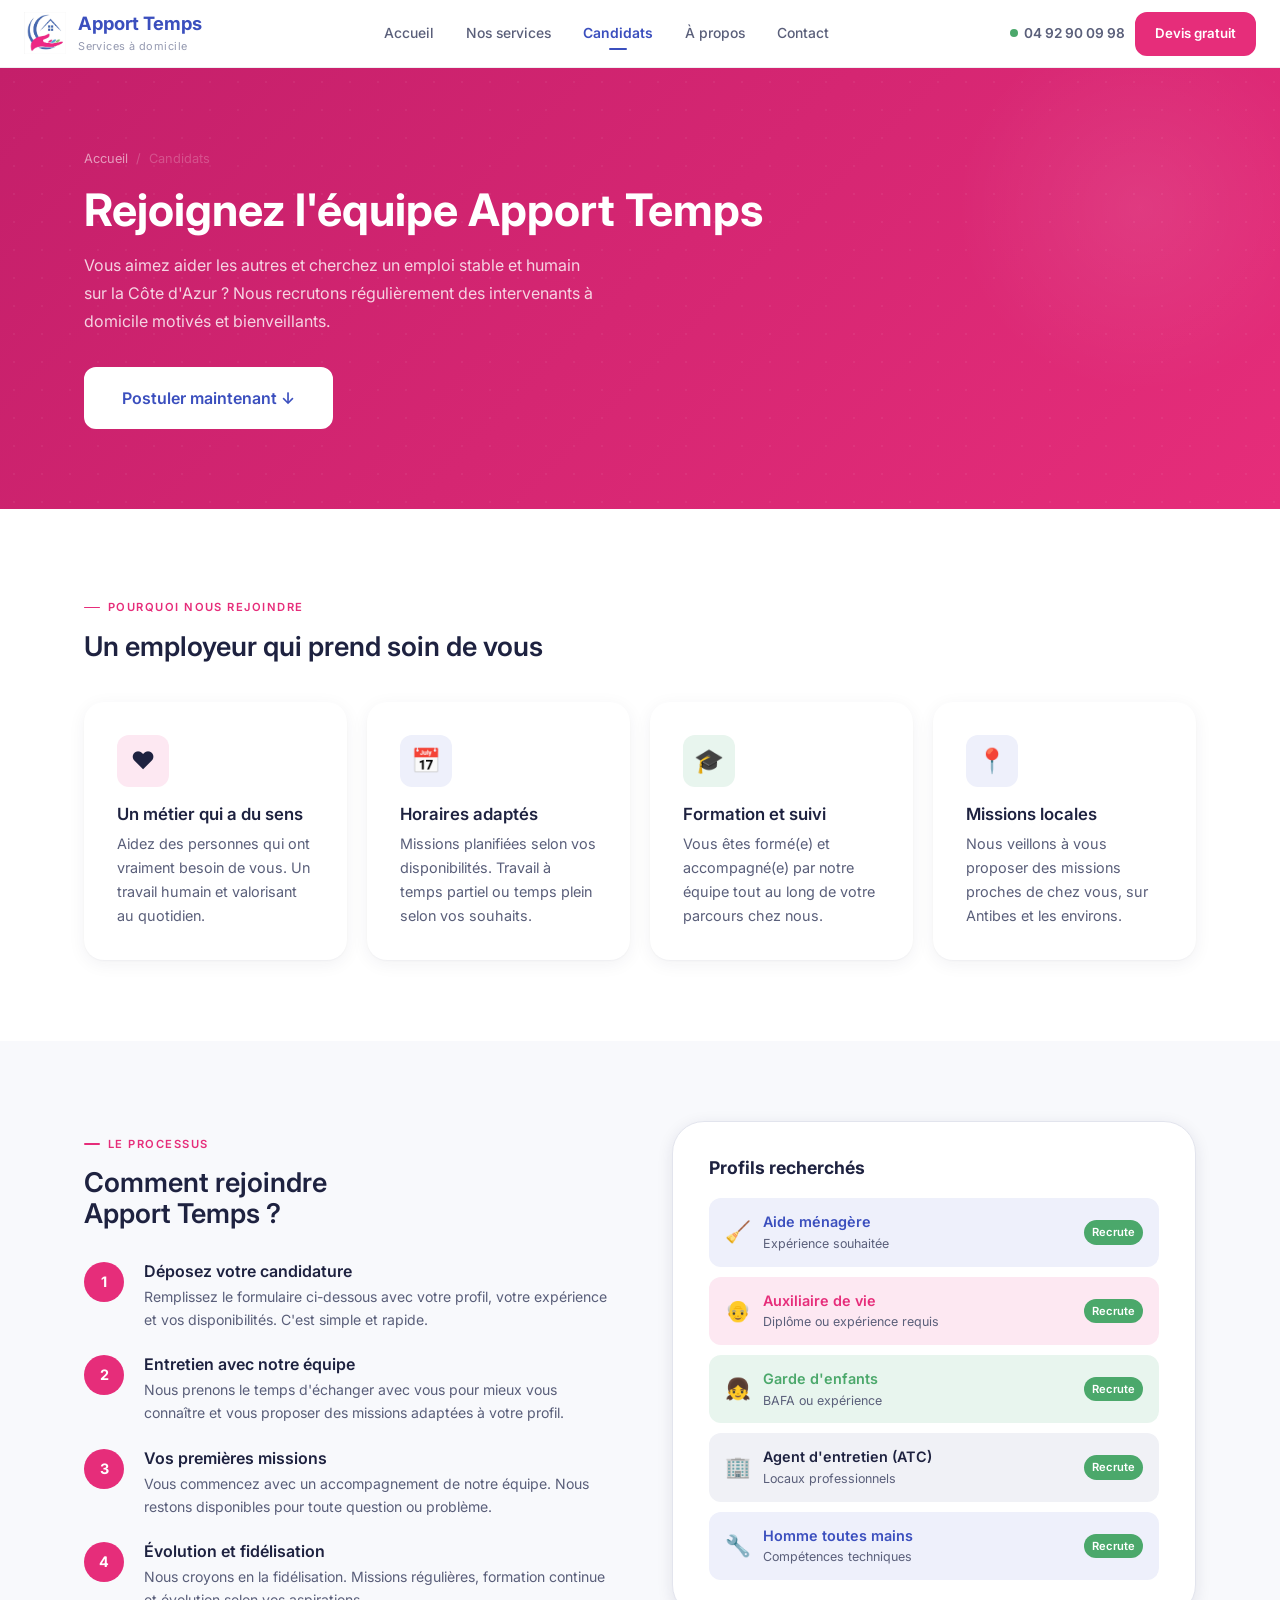
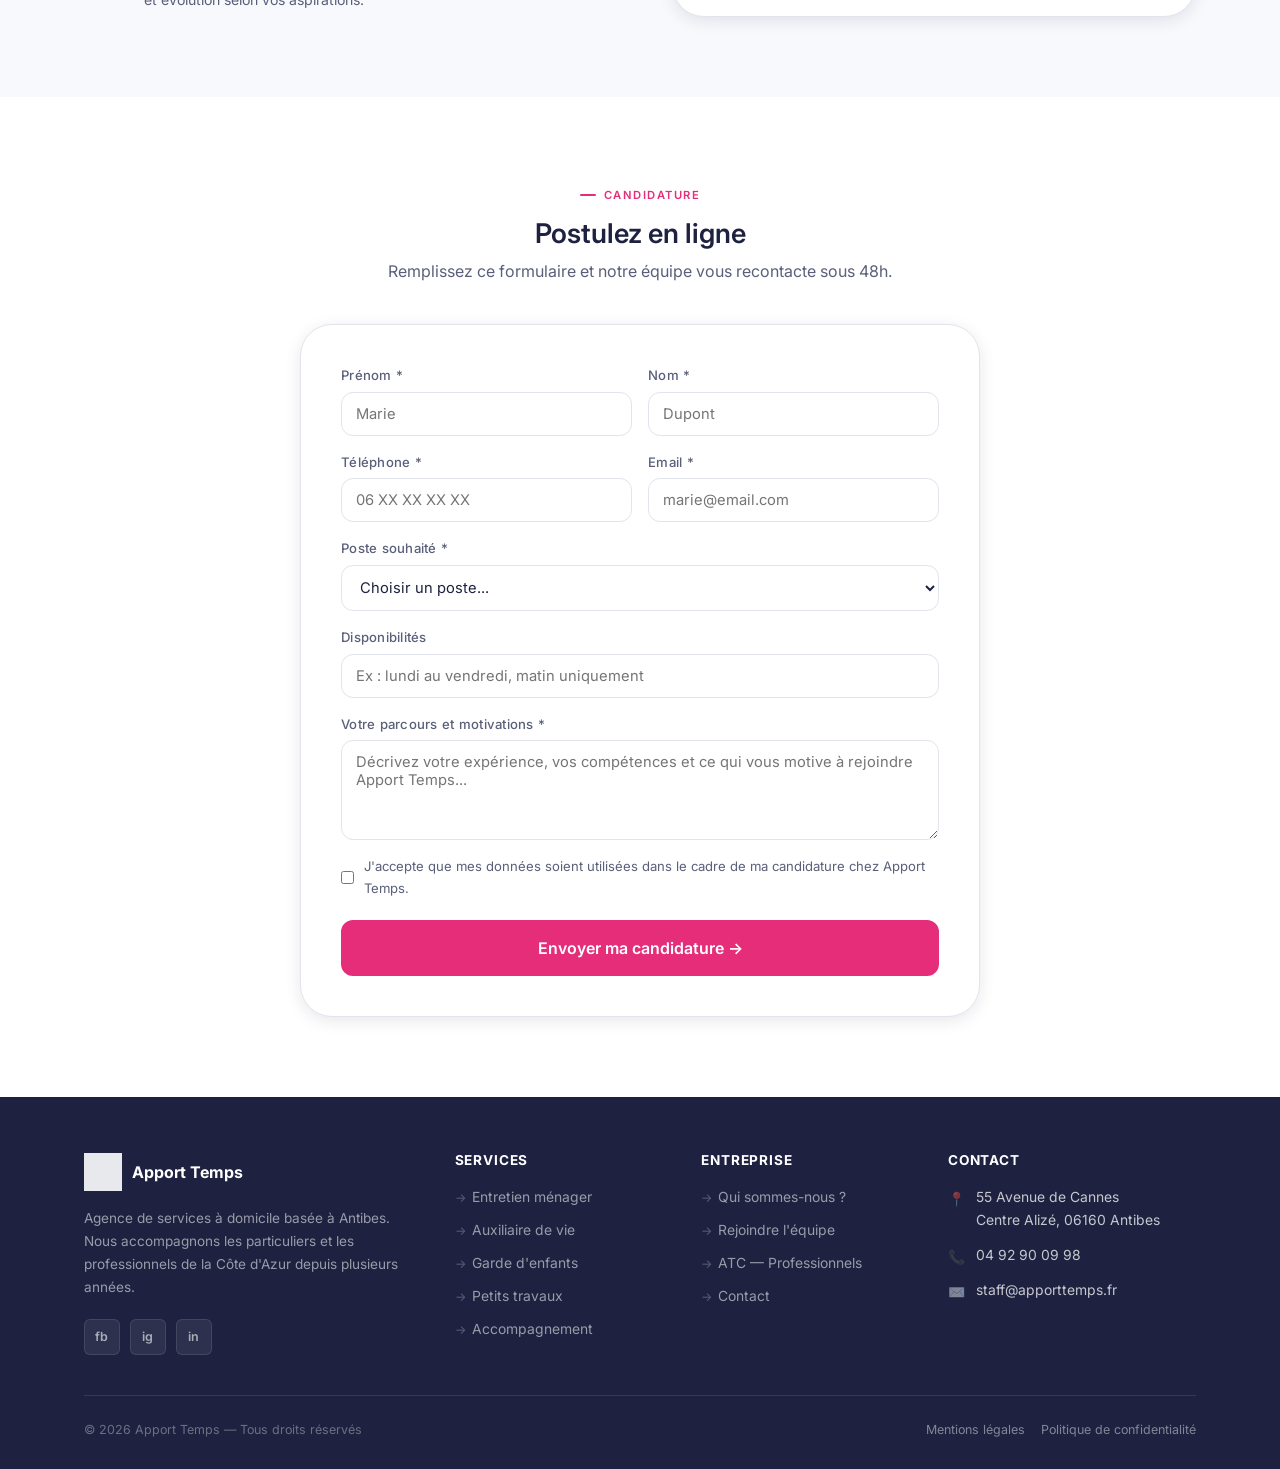
<file: candidats.html>
<!DOCTYPE html>
<html lang="fr">
<head>
  <meta charset="UTF-8" />
  <meta name="viewport" content="width=device-width, initial-scale=1.0" />
  <title>Rejoindre l'équipe — Apport Temps</title>
  <meta name="description" content="Vous cherchez un emploi dans les services à la personne sur la Côte d'Azur ? Rejoignez l'équipe Apport Temps à Antibes. Postulez en ligne." />
  <link rel="icon" href="assets/favicon.ico" type="image/x-icon" />
  <link rel="stylesheet" href="css/style.css" />
</head>
<body>

<nav class="navbar" id="navbar">
  <a href="index.html" class="navbar__logo">
    <img src="assets/logo.jpg" alt="Apport Temps logo" />
    <div>
      <span class="navbar__logo-text">Apport Temps</span>
      <span class="navbar__logo-sub">Services à domicile</span>
    </div>
  </a>
  <div class="navbar__links">
    <a href="index.html">Accueil</a>
    <a href="services.html">Nos services</a>
    <a href="candidats.html">Candidats</a>
    <a href="apropos.html">À propos</a>
    <a href="contact.html">Contact</a>
  </div>
  <div class="navbar__cta">
    <span class="navbar__phone">04 92 90 09 98</span>
    <a href="contact.html" class="btn btn-primary" style="padding:9px 18px;font-size:0.83rem">Devis gratuit</a>
  </div>
  <button class="navbar__hamburger" aria-label="Menu">
    <span></span><span></span><span></span>
  </button>
</nav>

<div class="mobile-nav">
  <a href="index.html">Accueil</a>
  <a href="services.html">Nos services</a>
  <a href="candidats.html" class="active">Candidats</a>
  <a href="apropos.html">À propos</a>
  <a href="contact.html">Contact</a>
  <div class="mobile-cta">
    <a href="contact.html" class="btn btn-primary" style="width:100%;justify-content:center">Demander un devis gratuit</a>
  </div>
</div>

<div class="page-wrapper">

  <!-- HERO CANDIDATS -->
  <section style="background:linear-gradient(135deg,#C41F6A 0%,#E62D7A 100%);padding:80px 0;color:var(--white);position:relative;overflow:hidden">
    <div style="position:absolute;inset:0;background-image:radial-gradient(rgba(255,255,255,0.05) 1px,transparent 1px);background-size:28px 28px;pointer-events:none"></div>
    <div style="position:absolute;right:-60px;top:-60px;width:400px;height:400px;background:radial-gradient(circle,rgba(255,255,255,0.08) 0%,transparent 65%);pointer-events:none"></div>
    <div class="container" style="position:relative;z-index:1">
      <div class="breadcrumb">
        <a href="index.html">Accueil</a>
        <span>/</span>
        <span>Candidats</span>
      </div>
      <h1 style="color:var(--white);font-size:clamp(1.8rem,4vw,2.8rem);margin-bottom:14px">Rejoignez l'équipe Apport Temps</h1>
      <p style="color:rgba(255,255,255,0.8);font-size:1rem;max-width:520px;line-height:1.75;margin-bottom:32px">
        Vous aimez aider les autres et cherchez un emploi stable et humain sur la Côte d'Azur ? Nous recrutons régulièrement des intervenants à domicile motivés et bienveillants.
      </p>
      <a href="#postuler" class="btn btn-white btn-lg">Postuler maintenant ↓</a>
    </div>
  </section>

  <!-- POURQUOI NOUS REJOINDRE -->
  <section class="section">
    <div class="container">
      <span class="section-label">Pourquoi nous rejoindre</span>
      <h2 class="display-md fade-up" style="margin-bottom:40px">Un employeur qui prend soin de vous</h2>
      <div class="grid-4">
        <div class="card fade-up">
          <div class="card__icon card__icon--pink">❤️</div>
          <h3>Un métier qui a du sens</h3>
          <p>Aidez des personnes qui ont vraiment besoin de vous. Un travail humain et valorisant au quotidien.</p>
        </div>
        <div class="card fade-up fade-up-delay-1">
          <div class="card__icon card__icon--blue">📅</div>
          <h3>Horaires adaptés</h3>
          <p>Missions planifiées selon vos disponibilités. Travail à temps partiel ou temps plein selon vos souhaits.</p>
        </div>
        <div class="card fade-up fade-up-delay-2">
          <div class="card__icon card__icon--green">🎓</div>
          <h3>Formation et suivi</h3>
          <p>Vous êtes formé(e) et accompagné(e) par notre équipe tout au long de votre parcours chez nous.</p>
        </div>
        <div class="card fade-up fade-up-delay-3">
          <div class="card__icon card__icon--blue">📍</div>
          <h3>Missions locales</h3>
          <p>Nous veillons à vous proposer des missions proches de chez vous, sur Antibes et les environs.</p>
        </div>
      </div>
    </div>
  </section>

  <!-- COMMENT ÇA MARCHE -->
  <section class="section section--gray">
    <div class="container">
      <div class="grid-2" style="gap:64px;align-items:center">
        <div>
          <span class="section-label">Le processus</span>
          <h2 class="display-md fade-up" style="margin-bottom:32px">Comment rejoindre<br>Apport Temps ?</h2>
          <div class="steps-list">
            <div class="step fade-up fade-up-delay-1">
              <div class="step__num">1</div>
              <div>
                <h3>Déposez votre candidature</h3>
                <p>Remplissez le formulaire ci-dessous avec votre profil, votre expérience et vos disponibilités. C'est simple et rapide.</p>
              </div>
            </div>
            <div class="step fade-up fade-up-delay-2">
              <div class="step__num">2</div>
              <div>
                <h3>Entretien avec notre équipe</h3>
                <p>Nous prenons le temps d'échanger avec vous pour mieux vous connaître et vous proposer des missions adaptées à votre profil.</p>
              </div>
            </div>
            <div class="step fade-up fade-up-delay-3">
              <div class="step__num">3</div>
              <div>
                <h3>Vos premières missions</h3>
                <p>Vous commencez avec un accompagnement de notre équipe. Nous restons disponibles pour toute question ou problème.</p>
              </div>
            </div>
            <div class="step fade-up fade-up-delay-4">
              <div class="step__num">4</div>
              <div>
                <h3>Évolution et fidélisation</h3>
                <p>Nous croyons en la fidélisation. Missions régulières, formation continue et évolution selon vos aspirations.</p>
              </div>
            </div>
          </div>
        </div>
        <div class="fade-up fade-up-delay-1">
          <div style="background:var(--white);border-radius:var(--radius-xl);padding:36px;border:1px solid var(--gray-200);box-shadow:var(--shadow-md)">
            <h3 style="font-family:var(--font-display);font-size:1.1rem;margin-bottom:20px">Profils recherchés</h3>
            <div style="display:flex;flex-direction:column;gap:10px">
              <div style="display:flex;align-items:center;gap:12px;padding:12px 16px;background:var(--blue-light);border-radius:var(--radius-md)">
                <span style="font-size:1.3rem">🧹</span>
                <div>
                  <div style="font-weight:600;font-size:0.9rem;color:var(--blue)">Aide ménagère</div>
                  <div style="font-size:0.78rem;color:var(--gray-600)">Expérience souhaitée</div>
                </div>
                <span style="margin-left:auto;background:var(--green);color:var(--white);font-size:0.7rem;padding:3px 8px;border-radius:100px;font-weight:600">Recrute</span>
              </div>
              <div style="display:flex;align-items:center;gap:12px;padding:12px 16px;background:var(--pink-light);border-radius:var(--radius-md)">
                <span style="font-size:1.3rem">👴</span>
                <div>
                  <div style="font-weight:600;font-size:0.9rem;color:var(--pink)">Auxiliaire de vie</div>
                  <div style="font-size:0.78rem;color:var(--gray-600)">Diplôme ou expérience requis</div>
                </div>
                <span style="margin-left:auto;background:var(--green);color:var(--white);font-size:0.7rem;padding:3px 8px;border-radius:100px;font-weight:600">Recrute</span>
              </div>
              <div style="display:flex;align-items:center;gap:12px;padding:12px 16px;background:var(--green-light);border-radius:var(--radius-md)">
                <span style="font-size:1.3rem">👧</span>
                <div>
                  <div style="font-weight:600;font-size:0.9rem;color:var(--green)">Garde d'enfants</div>
                  <div style="font-size:0.78rem;color:var(--gray-600)">BAFA ou expérience</div>
                </div>
                <span style="margin-left:auto;background:var(--green);color:var(--white);font-size:0.7rem;padding:3px 8px;border-radius:100px;font-weight:600">Recrute</span>
              </div>
              <div style="display:flex;align-items:center;gap:12px;padding:12px 16px;background:var(--gray-100);border-radius:var(--radius-md)">
                <span style="font-size:1.3rem">🏢</span>
                <div>
                  <div style="font-weight:600;font-size:0.9rem;color:var(--gray-800)">Agent d'entretien (ATC)</div>
                  <div style="font-size:0.78rem;color:var(--gray-600)">Locaux professionnels</div>
                </div>
                <span style="margin-left:auto;background:var(--green);color:var(--white);font-size:0.7rem;padding:3px 8px;border-radius:100px;font-weight:600">Recrute</span>
              </div>
              <div style="display:flex;align-items:center;gap:12px;padding:12px 16px;background:var(--blue-light);border-radius:var(--radius-md)">
                <span style="font-size:1.3rem">🔧</span>
                <div>
                  <div style="font-weight:600;font-size:0.9rem;color:var(--blue)">Homme toutes mains</div>
                  <div style="font-size:0.78rem;color:var(--gray-600)">Compétences techniques</div>
                </div>
                <span style="margin-left:auto;background:var(--green);color:var(--white);font-size:0.7rem;padding:3px 8px;border-radius:100px;font-weight:600">Recrute</span>
              </div>
            </div>
          </div>
        </div>
      </div>
    </div>
  </section>

  <!-- FORMULAIRE CANDIDATURE -->
  <section class="section" id="postuler">
    <div class="container">
      <div style="max-width:680px;margin:0 auto">
        <div class="text-center" style="margin-bottom:40px">
          <span class="section-label">Candidature</span>
          <h2 class="display-md fade-up">Postulez en ligne</h2>
          <p class="fade-up fade-up-delay-1" style="color:var(--gray-600);margin-top:8px">Remplissez ce formulaire et notre équipe vous recontacte sous 48h.</p>
        </div>
        <div style="background:var(--white);border-radius:var(--radius-xl);padding:40px;border:1px solid var(--gray-200);box-shadow:var(--shadow-md)" class="fade-up fade-up-delay-1">
          <form>
            <div class="form-row">
              <div class="form-group">
                <label for="prenom">Prénom *</label>
                <input type="text" id="prenom" name="prenom" placeholder="Marie" required />
              </div>
              <div class="form-group">
                <label for="nom">Nom *</label>
                <input type="text" id="nom" name="nom" placeholder="Dupont" required />
              </div>
            </div>
            <div class="form-row">
              <div class="form-group">
                <label for="tel">Téléphone *</label>
                <input type="tel" id="tel" name="tel" placeholder="06 XX XX XX XX" required />
              </div>
              <div class="form-group">
                <label for="email">Email *</label>
                <input type="email" id="email" name="email" placeholder="marie@email.com" required />
              </div>
            </div>
            <div class="form-group">
              <label for="poste">Poste souhaité *</label>
              <select id="poste" name="poste" required>
                <option value="">Choisir un poste...</option>
                <option>Aide ménagère</option>
                <option>Auxiliaire de vie</option>
                <option>Garde d'enfants</option>
                <option>Agent d'entretien (ATC)</option>
                <option>Homme toutes mains</option>
                <option>Accompagnateur / Sortir+</option>
                <option>Autre</option>
              </select>
            </div>
            <div class="form-group">
              <label for="dispo">Disponibilités</label>
              <input type="text" id="dispo" name="dispo" placeholder="Ex : lundi au vendredi, matin uniquement" />
            </div>
            <div class="form-group">
              <label for="message">Votre parcours et motivations *</label>
              <textarea id="message" name="message" rows="4" placeholder="Décrivez votre expérience, vos compétences et ce qui vous motive à rejoindre Apport Temps..." required></textarea>
            </div>
            <div style="display:flex;align-items:center;gap:10px;margin-bottom:20px">
              <input type="checkbox" id="rgpd" name="rgpd" required style="width:auto;flex-shrink:0" />
              <label for="rgpd" style="font-size:0.82rem;color:var(--gray-600);cursor:pointer">J'accepte que mes données soient utilisées dans le cadre de ma candidature chez Apport Temps.</label>
            </div>
            <button type="submit" class="btn btn-primary btn-lg" style="width:100%;justify-content:center">Envoyer ma candidature →</button>
          </form>
        </div>
      </div>
    </div>
  </section>

  <!-- FOOTER -->
  <footer class="footer">
    <div class="container">
      <div class="footer__grid">
        <div>
          <div class="footer__logo">
            <img src="assets/logo.jpg" alt="Apport Temps" />
            <span class="footer__logo-name">Apport Temps</span>
          </div>
          <p class="footer__desc">Agence de services à domicile basée à Antibes. Nous accompagnons les particuliers et les professionnels de la Côte d'Azur depuis plusieurs années.</p>
          <div class="footer__social">
            <a href="https://www.facebook.com/profile.php?id=100089982678461" target="_blank" rel="noopener">fb</a>
            <a href="https://www.instagram.com/apport_temps06/" target="_blank" rel="noopener">ig</a>
            <a href="https://www.linkedin.com/company/apport-temps/" target="_blank" rel="noopener">in</a>
          </div>
        </div>
        <div>
          <h4>Services</h4>
          <ul class="footer__links">
            <li><a href="services.html">Entretien ménager</a></li>
            <li><a href="services.html">Auxiliaire de vie</a></li>
            <li><a href="services.html">Garde d'enfants</a></li>
            <li><a href="services.html">Petits travaux</a></li>
            <li><a href="services.html">Accompagnement</a></li>
          </ul>
        </div>
        <div>
          <h4>Entreprise</h4>
          <ul class="footer__links">
            <li><a href="apropos.html">Qui sommes-nous ?</a></li>
            <li><a href="candidats.html">Rejoindre l'équipe</a></li>
            <li><a href="services.html">ATC — Professionnels</a></li>
            <li><a href="contact.html">Contact</a></li>
          </ul>
        </div>
        <div>
          <h4>Contact</h4>
          <div class="footer__contact-item"><span class="ico">📍</span><span>55 Avenue de Cannes<br>Centre Alizé, 06160 Antibes</span></div>
          <div class="footer__contact-item"><span class="ico">📞</span><a href="tel:0492900998">04 92 90 09 98</a></div>
          <div class="footer__contact-item"><span class="ico">✉️</span><a href="mailto:staff@apporttemps.fr">staff@apporttemps.fr</a></div>
        </div>
      </div>
      <div class="footer__bottom">
        <span>© 2026 Apport Temps — Tous droits réservés</span>
        <div style="display:flex;gap:16px"><a href="#">Mentions légales</a><a href="#">Politique de confidentialité</a></div>
      </div>
    </div>
  </footer>

</div>
<script src="js/main.js"></script>
</body>
</html>
</file>
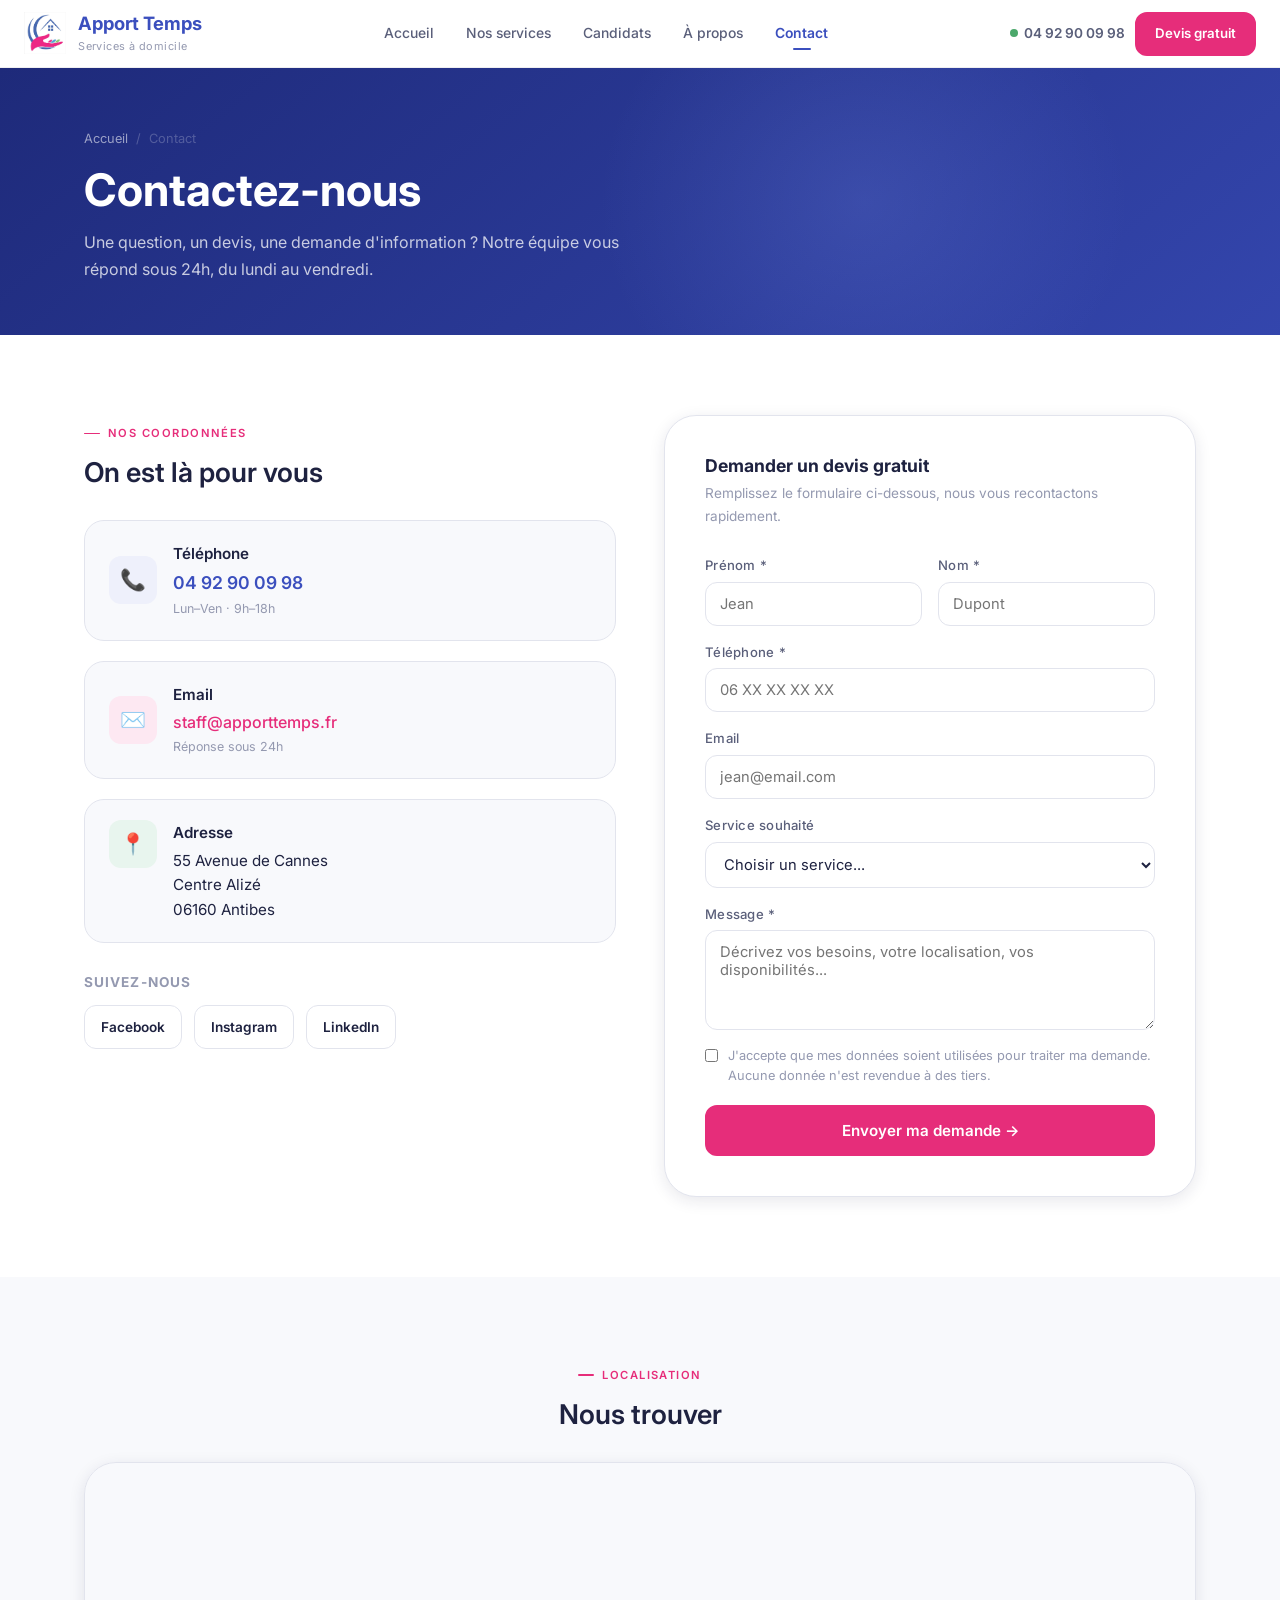
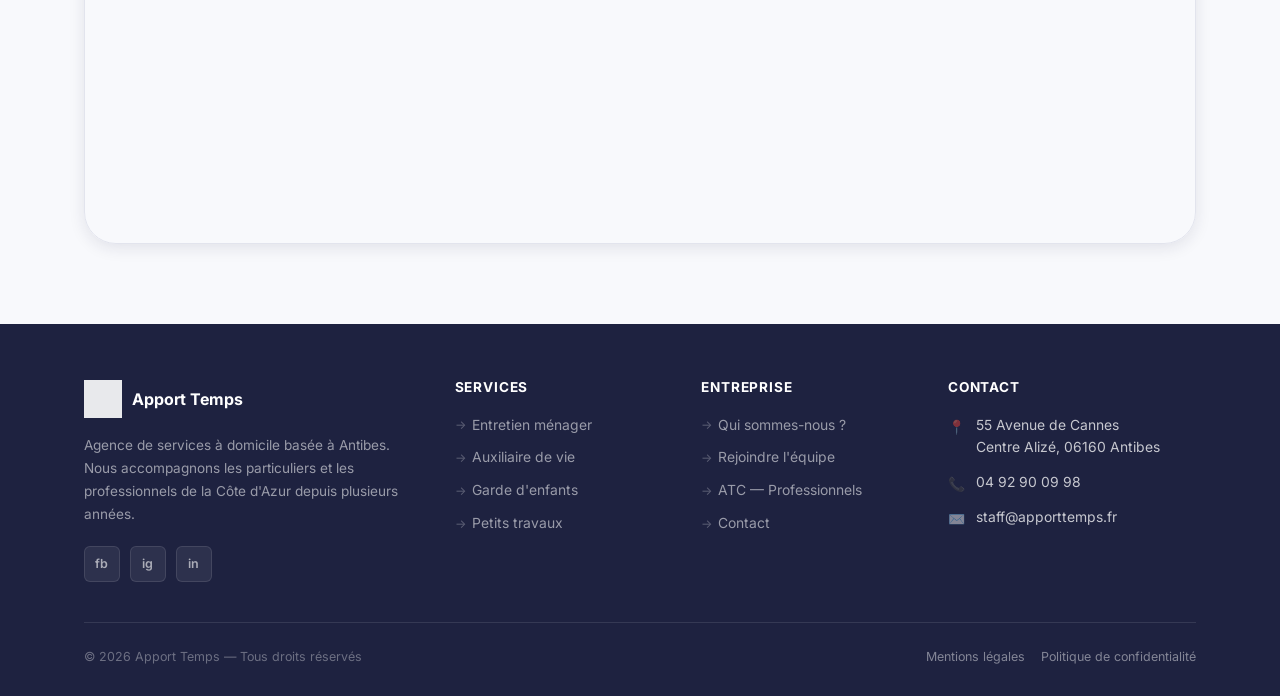
<file: contact.html>
<!DOCTYPE html>
<html lang="fr">
<head>
  <meta charset="UTF-8" />
  <meta name="viewport" content="width=device-width, initial-scale=1.0" />
  <title>Contact — Apport Temps</title>
  <meta name="description" content="Contactez Apport Temps à Antibes pour un devis gratuit ou toute question sur nos services à domicile. 04 92 90 09 98 — staff@apporttemps.fr" />
  <link rel="icon" href="assets/favicon.ico" type="image/x-icon" />
  <link rel="stylesheet" href="css/style.css" />
</head>
<body>

<nav class="navbar" id="navbar">
  <a href="index.html" class="navbar__logo">
    <img src="assets/logo.jpg" alt="Apport Temps logo" />
    <div>
      <span class="navbar__logo-text">Apport Temps</span>
      <span class="navbar__logo-sub">Services à domicile</span>
    </div>
  </a>
  <div class="navbar__links">
    <a href="index.html">Accueil</a>
    <a href="services.html">Nos services</a>
    <a href="candidats.html">Candidats</a>
    <a href="apropos.html">À propos</a>
    <a href="contact.html">Contact</a>
  </div>
  <div class="navbar__cta">
    <span class="navbar__phone">04 92 90 09 98</span>
    <a href="contact.html" class="btn btn-primary" style="padding:9px 18px;font-size:0.83rem">Devis gratuit</a>
  </div>
  <button class="navbar__hamburger" aria-label="Menu">
    <span></span><span></span><span></span>
  </button>
</nav>

<div class="mobile-nav">
  <a href="index.html">Accueil</a>
  <a href="services.html">Nos services</a>
  <a href="candidats.html">Candidats</a>
  <a href="apropos.html">À propos</a>
  <a href="contact.html" class="active">Contact</a>
  <div class="mobile-cta">
    <a href="contact.html" class="btn btn-primary" style="width:100%;justify-content:center">Demander un devis gratuit</a>
  </div>
</div>

<div class="page-wrapper">

  <section class="page-hero">
    <div class="container">
      <div class="breadcrumb">
        <a href="index.html">Accueil</a>
        <span>/</span>
        <span>Contact</span>
      </div>
      <h1>Contactez-nous</h1>
      <p>Une question, un devis, une demande d'information ? Notre équipe vous répond sous 24h, du lundi au vendredi.</p>
    </div>
  </section>

  <!-- CONTACT SECTION -->
  <section class="section">
    <div class="container">
      <div class="grid-2" style="gap:48px;align-items:start">

        <!-- Infos -->
        <div>
          <span class="section-label">Nos coordonnées</span>
          <h2 class="display-md fade-up" style="margin-bottom:32px">On est là pour vous</h2>

          <div style="display:flex;flex-direction:column;gap:20px">
            <a href="tel:0492900998" style="display:flex;gap:16px;align-items:center;background:var(--gray-50);border-radius:var(--radius-lg);padding:20px 24px;border:1px solid var(--gray-200);transition:var(--transition)" class="fade-up"
               onmouseover="this.style.borderColor='var(--blue)'" onmouseout="this.style.borderColor='var(--gray-200)'">
              <div style="width:48px;height:48px;background:var(--blue-light);border-radius:var(--radius-md);display:flex;align-items:center;justify-content:center;font-size:1.3rem;flex-shrink:0">📞</div>
              <div>
                <div style="font-family:var(--font-display);font-weight:600;font-size:0.95rem;color:var(--gray-800);margin-bottom:2px">Téléphone</div>
                <div style="font-size:1.1rem;font-weight:600;color:var(--blue)">04 92 90 09 98</div>
                <div style="font-size:0.78rem;color:var(--gray-400);margin-top:2px">Lun–Ven · 9h–18h</div>
              </div>
            </a>

            <a href="mailto:staff@apporttemps.fr" style="display:flex;gap:16px;align-items:center;background:var(--gray-50);border-radius:var(--radius-lg);padding:20px 24px;border:1px solid var(--gray-200);transition:var(--transition)" class="fade-up fade-up-delay-1"
               onmouseover="this.style.borderColor='var(--pink)'" onmouseout="this.style.borderColor='var(--gray-200)'">
              <div style="width:48px;height:48px;background:var(--pink-light);border-radius:var(--radius-md);display:flex;align-items:center;justify-content:center;font-size:1.3rem;flex-shrink:0">✉️</div>
              <div>
                <div style="font-family:var(--font-display);font-weight:600;font-size:0.95rem;color:var(--gray-800);margin-bottom:2px">Email</div>
                <div style="font-size:1rem;font-weight:500;color:var(--pink)">staff@apporttemps.fr</div>
                <div style="font-size:0.78rem;color:var(--gray-400);margin-top:2px">Réponse sous 24h</div>
              </div>
            </a>

            <div style="display:flex;gap:16px;align-items:flex-start;background:var(--gray-50);border-radius:var(--radius-lg);padding:20px 24px;border:1px solid var(--gray-200)" class="fade-up fade-up-delay-2">
              <div style="width:48px;height:48px;background:var(--green-light);border-radius:var(--radius-md);display:flex;align-items:center;justify-content:center;font-size:1.3rem;flex-shrink:0">📍</div>
              <div>
                <div style="font-family:var(--font-display);font-weight:600;font-size:0.95rem;color:var(--gray-800);margin-bottom:4px">Adresse</div>
                <div style="font-size:0.95rem;color:var(--gray-800);line-height:1.6">55 Avenue de Cannes<br>Centre Alizé<br>06160 Antibes</div>
              </div>
            </div>
          </div>

          <!-- Réseaux sociaux -->
          <div class="fade-up fade-up-delay-3" style="margin-top:32px">
            <h3 style="font-family:var(--font-display);font-size:0.85rem;font-weight:700;color:var(--gray-400);text-transform:uppercase;letter-spacing:.08em;margin-bottom:14px">Suivez-nous</h3>
            <div style="display:flex;gap:12px">
              <a href="https://www.facebook.com/profile.php?id=100089982678461" target="_blank" rel="noopener"
                 style="display:flex;align-items:center;gap:8px;padding:10px 16px;border-radius:var(--radius-md);border:1.5px solid var(--gray-200);font-size:0.85rem;font-weight:600;color:var(--gray-800);transition:var(--transition)"
                 onmouseover="this.style.borderColor='var(--blue)';this.style.color='var(--blue)'" onmouseout="this.style.borderColor='var(--gray-200)';this.style.color='var(--gray-800)'">
                Facebook
              </a>
              <a href="https://www.instagram.com/apport_temps06/" target="_blank" rel="noopener"
                 style="display:flex;align-items:center;gap:8px;padding:10px 16px;border-radius:var(--radius-md);border:1.5px solid var(--gray-200);font-size:0.85rem;font-weight:600;color:var(--gray-800);transition:var(--transition)"
                 onmouseover="this.style.borderColor='var(--pink)';this.style.color='var(--pink)'" onmouseout="this.style.borderColor='var(--gray-200)';this.style.color='var(--gray-800)'">
                Instagram
              </a>
              <a href="https://www.linkedin.com/company/apport-temps/" target="_blank" rel="noopener"
                 style="display:flex;align-items:center;gap:8px;padding:10px 16px;border-radius:var(--radius-md);border:1.5px solid var(--gray-200);font-size:0.85rem;font-weight:600;color:var(--gray-800);transition:var(--transition)"
                 onmouseover="this.style.borderColor='var(--blue)';this.style.color='var(--blue)'" onmouseout="this.style.borderColor='var(--gray-200)';this.style.color='var(--gray-800)'">
                LinkedIn
              </a>
            </div>
          </div>
        </div>

        <!-- Formulaire -->
        <div class="fade-up fade-up-delay-1">
          <div style="background:var(--white);border-radius:var(--radius-xl);padding:40px;border:1px solid var(--gray-200);box-shadow:var(--shadow-md)">
            <h3 style="font-family:var(--font-display);font-size:1.1rem;margin-bottom:6px">Demander un devis gratuit</h3>
            <p style="font-size:0.85rem;color:var(--gray-400);margin-bottom:28px">Remplissez le formulaire ci-dessous, nous vous recontactons rapidement.</p>
            <form>
              <div class="form-row">
                <div class="form-group">
                  <label for="c-prenom">Prénom *</label>
                  <input type="text" id="c-prenom" placeholder="Jean" required />
                </div>
                <div class="form-group">
                  <label for="c-nom">Nom *</label>
                  <input type="text" id="c-nom" placeholder="Dupont" required />
                </div>
              </div>
              <div class="form-group">
                <label for="c-tel">Téléphone *</label>
                <input type="tel" id="c-tel" placeholder="06 XX XX XX XX" required />
              </div>
              <div class="form-group">
                <label for="c-email">Email</label>
                <input type="email" id="c-email" placeholder="jean@email.com" />
              </div>
              <div class="form-group">
                <label for="c-service">Service souhaité</label>
                <select id="c-service">
                  <option value="">Choisir un service...</option>
                  <option>Entretien ménager</option>
                  <option>Auxiliaire de vie</option>
                  <option>Garde d'enfants</option>
                  <option>Homme toutes mains</option>
                  <option>Accompagnement / Sortir+</option>
                  <option>Aide administrative</option>
                  <option>ATC — Professionnels</option>
                  <option>Autre / Plusieurs services</option>
                </select>
              </div>
              <div class="form-group">
                <label for="c-msg">Message *</label>
                <textarea id="c-msg" rows="4" placeholder="Décrivez vos besoins, votre localisation, vos disponibilités..." required></textarea>
              </div>
              <div style="display:flex;align-items:flex-start;gap:10px;margin-bottom:20px">
                <input type="checkbox" id="c-rgpd" required style="width:auto;flex-shrink:0;margin-top:3px" />
                <label for="c-rgpd" style="font-size:0.8rem;color:var(--gray-400);cursor:pointer;line-height:1.5">J'accepte que mes données soient utilisées pour traiter ma demande. Aucune donnée n'est revendue à des tiers.</label>
              </div>
              <button type="submit" class="btn btn-primary" style="width:100%;justify-content:center;font-size:0.95rem;padding:14px 28px">Envoyer ma demande →</button>
            </form>
          </div>
        </div>

      </div>
    </div>
  </section>

  <!-- CARTE / LOCALISATION -->
  <section class="section section--gray">
    <div class="container">
      <div class="text-center" style="margin-bottom:32px">
        <span class="section-label">Localisation</span>
        <h2 class="display-md fade-up">Nous trouver</h2>
      </div>
      <div class="fade-up fade-up-delay-1" style="border-radius:var(--radius-xl);overflow:hidden;border:1px solid var(--gray-200);box-shadow:var(--shadow-md)">
        <iframe
          src="https://www.google.com/maps/embed?pb=!1m18!1m12!1m3!1d2887.5!2d7.1254!3d43.5800!2m3!1f0!2f0!3f0!3m2!1i1024!2i768!4f13.1!3m3!1m2!1s0x12cdbb9d7f4e6a7b%3A0x0!2s55+Avenue+de+Cannes%2C+06160+Antibes!5e0!3m2!1sfr!2sfr!4v1700000000000"
          width="100%"
          height="380"
          style="border:0;display:block"
          allowfullscreen=""
          loading="lazy"
          referrerpolicy="no-referrer-when-downgrade"
          title="Localisation Apport Temps — 55 Avenue de Cannes, Antibes">
        </iframe>
      </div>
    </div>
  </section>

  <!-- FOOTER -->
  <footer class="footer">
    <div class="container">
      <div class="footer__grid">
        <div>
          <div class="footer__logo">
            <img src="assets/logo.jpg" alt="Apport Temps" />
            <span class="footer__logo-name">Apport Temps</span>
          </div>
          <p class="footer__desc">Agence de services à domicile basée à Antibes. Nous accompagnons les particuliers et les professionnels de la Côte d'Azur depuis plusieurs années.</p>
          <div class="footer__social">
            <a href="https://www.facebook.com/profile.php?id=100089982678461" target="_blank" rel="noopener">fb</a>
            <a href="https://www.instagram.com/apport_temps06/" target="_blank" rel="noopener">ig</a>
            <a href="https://www.linkedin.com/company/apport-temps/" target="_blank" rel="noopener">in</a>
          </div>
        </div>
        <div>
          <h4>Services</h4>
          <ul class="footer__links">
            <li><a href="services.html">Entretien ménager</a></li>
            <li><a href="services.html">Auxiliaire de vie</a></li>
            <li><a href="services.html">Garde d'enfants</a></li>
            <li><a href="services.html">Petits travaux</a></li>
          </ul>
        </div>
        <div>
          <h4>Entreprise</h4>
          <ul class="footer__links">
            <li><a href="apropos.html">Qui sommes-nous ?</a></li>
            <li><a href="candidats.html">Rejoindre l'équipe</a></li>
            <li><a href="services.html">ATC — Professionnels</a></li>
            <li><a href="contact.html">Contact</a></li>
          </ul>
        </div>
        <div>
          <h4>Contact</h4>
          <div class="footer__contact-item"><span class="ico">📍</span><span>55 Avenue de Cannes<br>Centre Alizé, 06160 Antibes</span></div>
          <div class="footer__contact-item"><span class="ico">📞</span><a href="tel:0492900998">04 92 90 09 98</a></div>
          <div class="footer__contact-item"><span class="ico">✉️</span><a href="mailto:staff@apporttemps.fr">staff@apporttemps.fr</a></div>
        </div>
      </div>
      <div class="footer__bottom">
        <span>© 2026 Apport Temps — Tous droits réservés</span>
        <div style="display:flex;gap:16px"><a href="#">Mentions légales</a><a href="#">Politique de confidentialité</a></div>
      </div>
    </div>
  </footer>

</div>
<script src="js/main.js"></script>
</body>
</html>
</file>
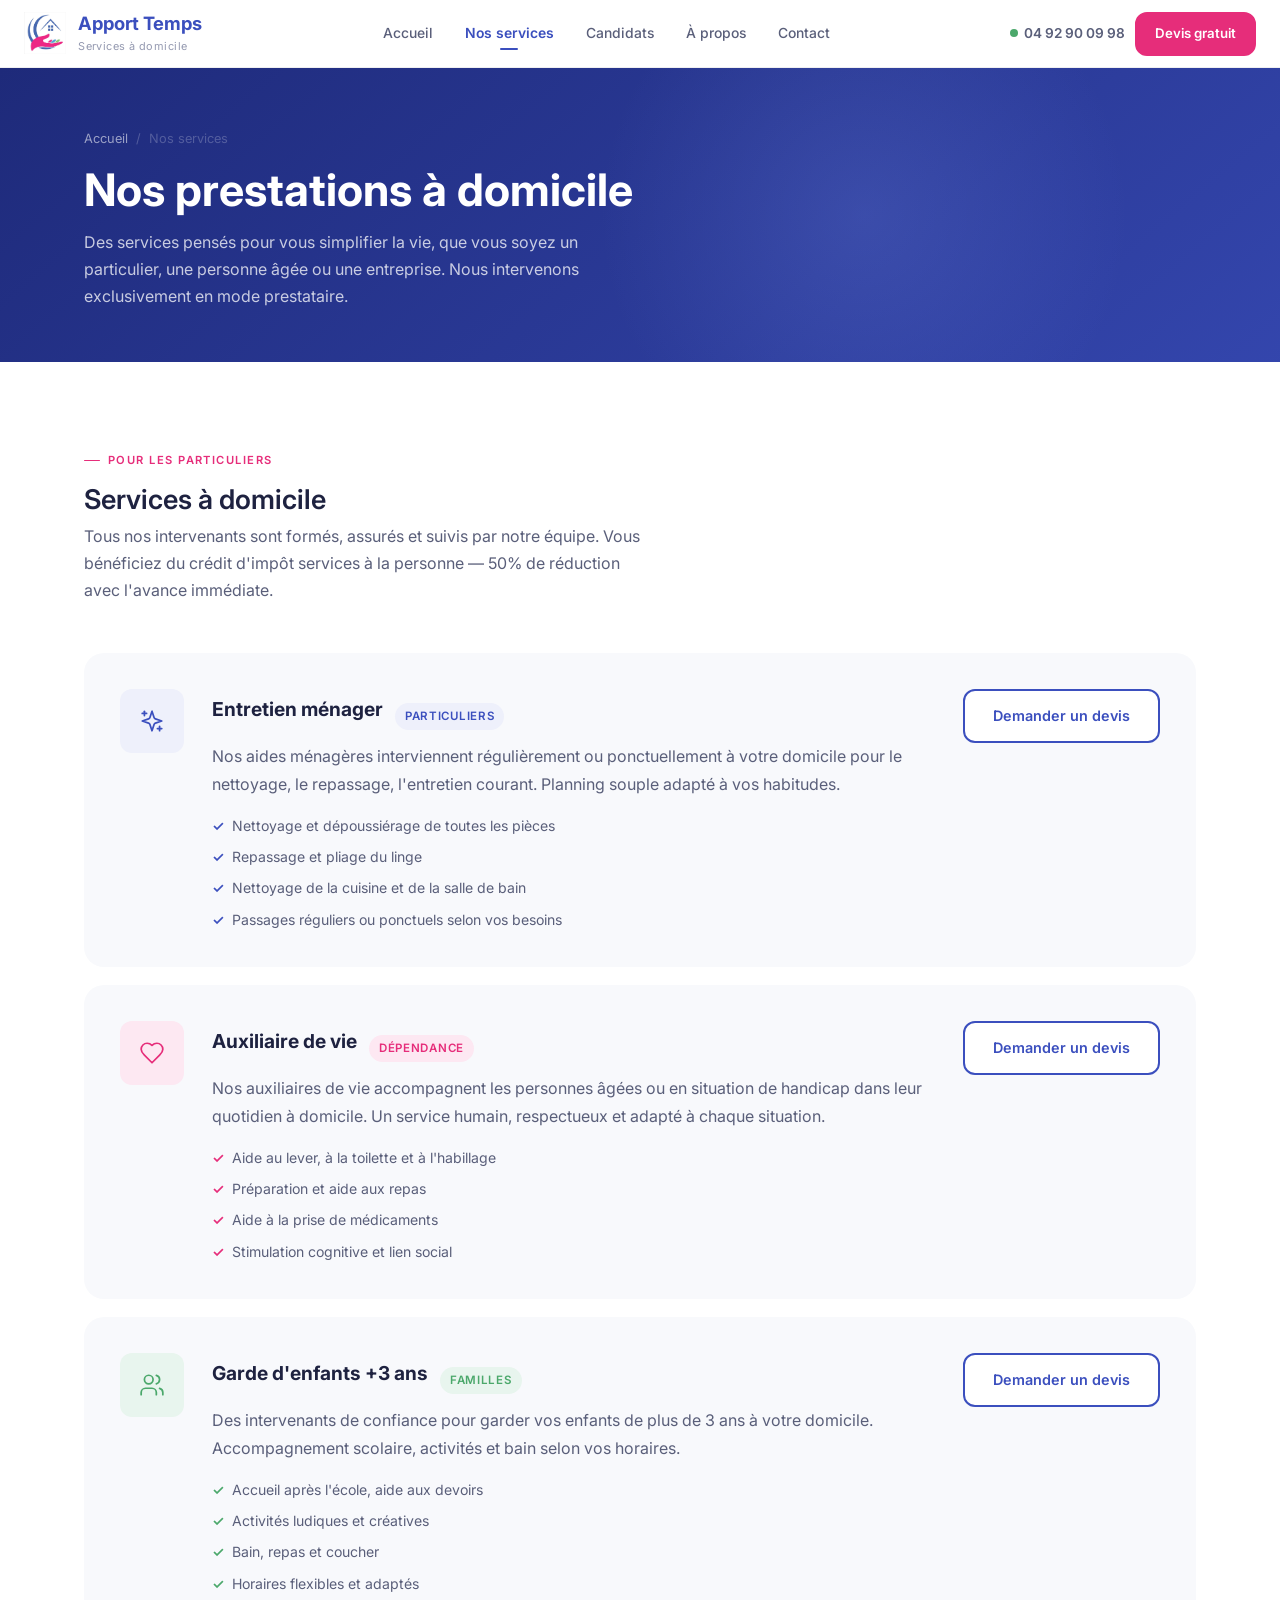
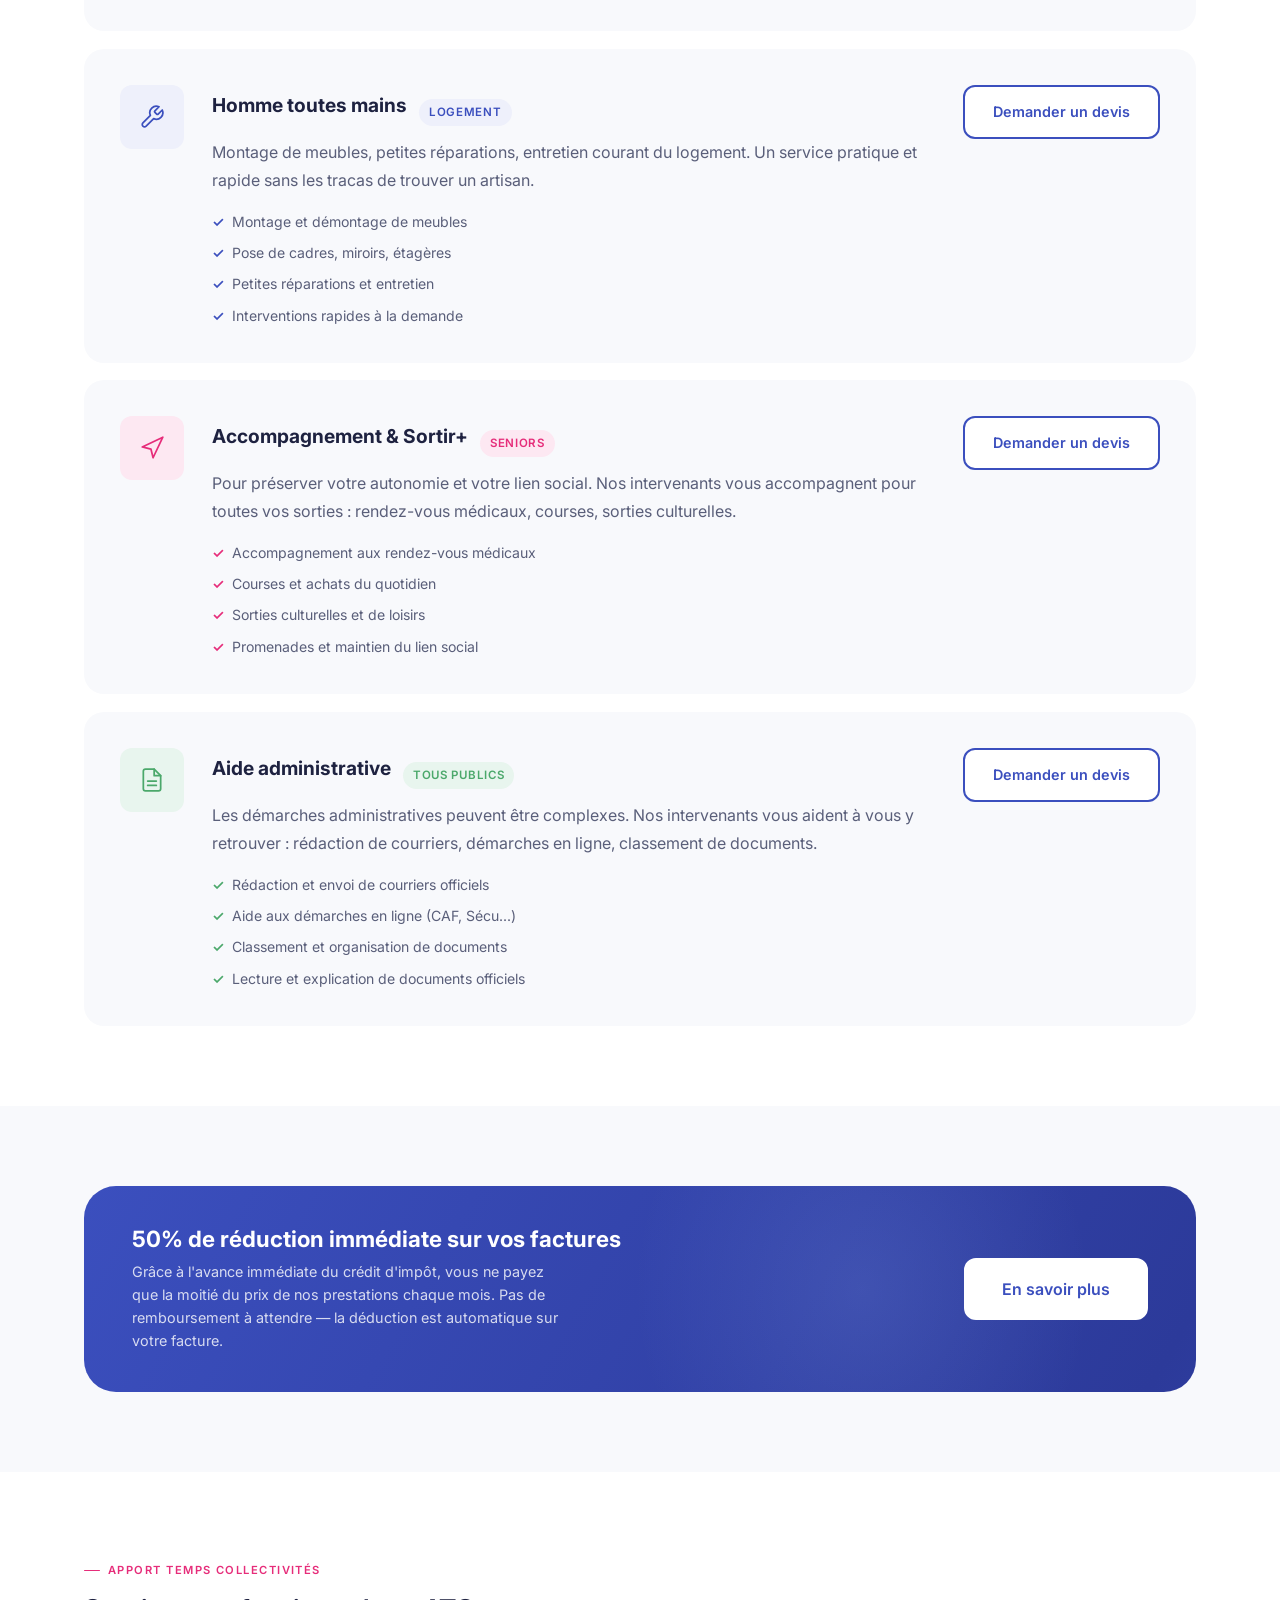
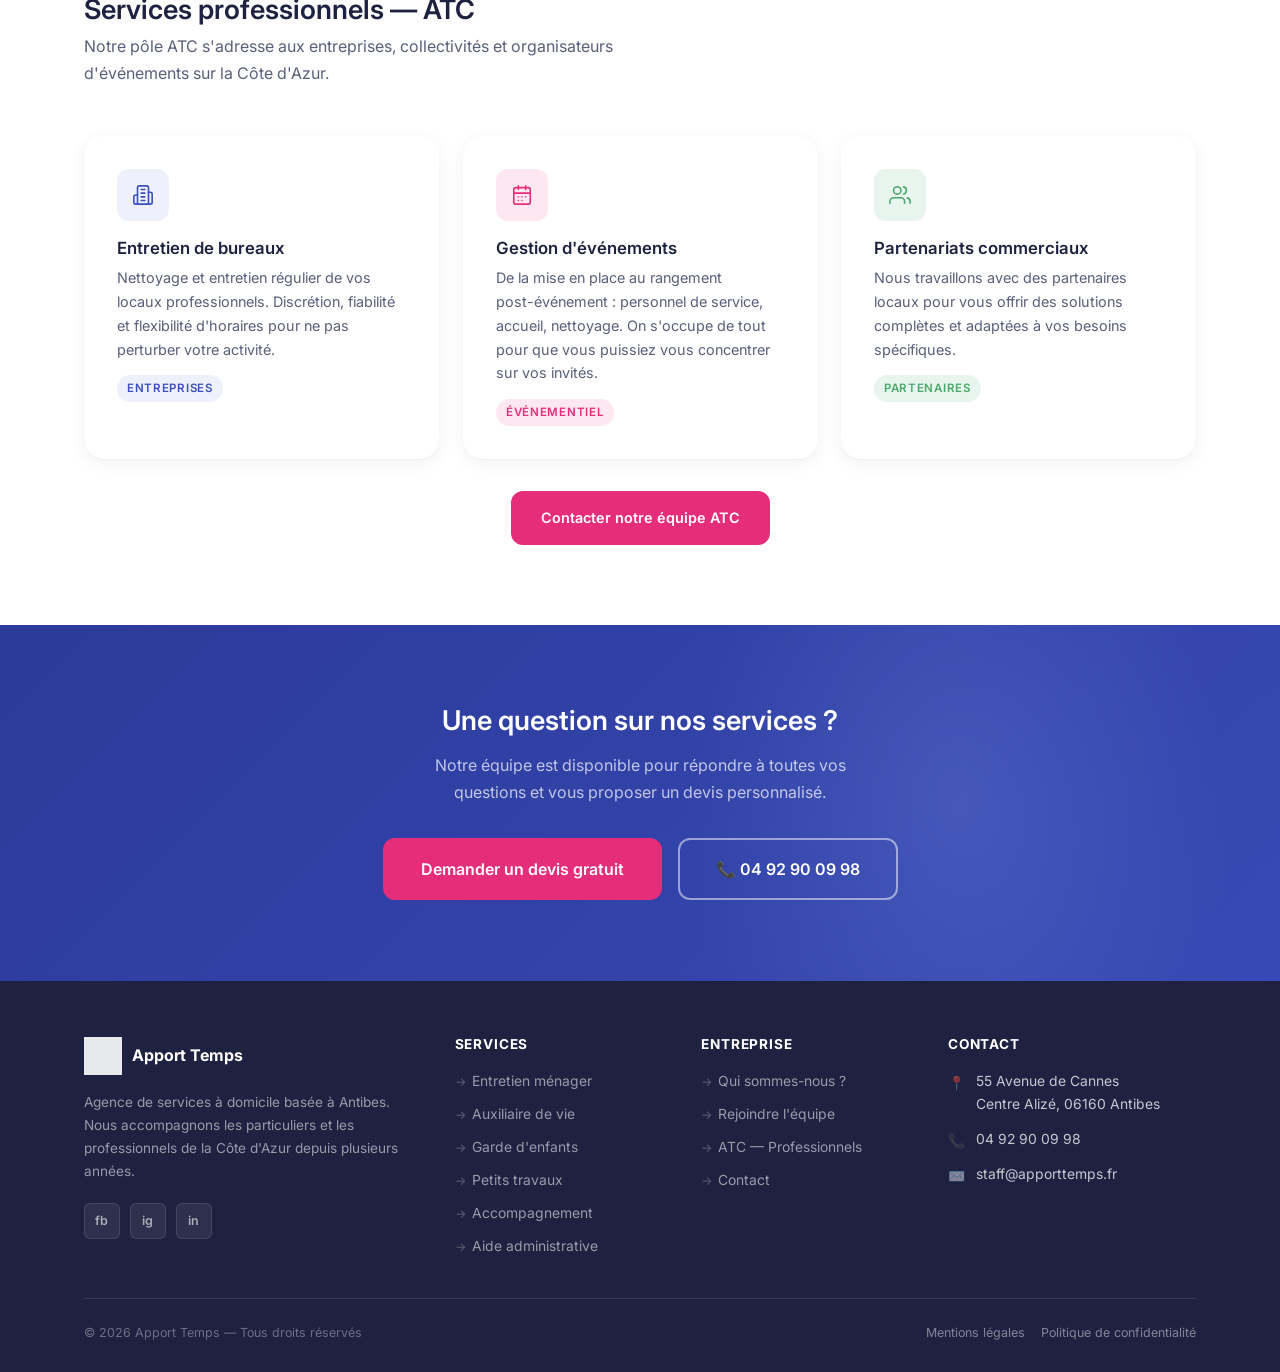
<file: services.html>
<!DOCTYPE html>
<html lang="fr">
<head>
  <meta charset="UTF-8" />
  <meta name="viewport" content="width=device-width, initial-scale=1.0" />
  <title>Nos services — Apport Temps</title>
  <meta name="description" content="Découvrez toutes les prestations Apport Temps : ménage, auxiliaire de vie, garde d'enfants, petits travaux, accompagnement, aide administrative et services professionnels ATC." />
  <link rel="icon" href="assets/favicon.ico" type="image/x-icon" />
  <link rel="stylesheet" href="css/style.css" />
</head>
<body>

<nav class="navbar" id="navbar">
  <a href="index.html" class="navbar__logo">
    <img src="assets/logo.jpg" alt="Apport Temps logo" />
    <div>
      <span class="navbar__logo-text">Apport Temps</span>
      <span class="navbar__logo-sub">Services à domicile</span>
    </div>
  </a>
  <div class="navbar__links">
    <a href="index.html">Accueil</a>
    <a href="services.html">Nos services</a>
    <a href="candidats.html">Candidats</a>
    <a href="apropos.html">À propos</a>
    <a href="contact.html">Contact</a>
  </div>
  <div class="navbar__cta">
    <span class="navbar__phone">04 92 90 09 98</span>
    <a href="contact.html" class="btn btn-primary" style="padding:9px 18px;font-size:0.83rem">Devis gratuit</a>
  </div>
  <button class="navbar__hamburger" aria-label="Menu">
    <span></span><span></span><span></span>
  </button>
</nav>

<div class="mobile-nav">
  <a href="index.html">Accueil</a>
  <a href="services.html" class="active">Nos services</a>
  <a href="candidats.html">Candidats</a>
  <a href="apropos.html">À propos</a>
  <a href="contact.html">Contact</a>
  <div class="mobile-cta">
    <a href="contact.html" class="btn btn-primary" style="width:100%;justify-content:center">Demander un devis gratuit</a>
  </div>
</div>

<div class="page-wrapper">

  <!-- PAGE HERO -->
  <section class="page-hero">
    <div class="container">
      <div class="breadcrumb">
        <a href="index.html">Accueil</a>
        <span>/</span>
        <span>Nos services</span>
      </div>
      <h1>Nos prestations à domicile</h1>
      <p>Des services pensés pour vous simplifier la vie, que vous soyez un particulier, une personne âgée ou une entreprise. Nous intervenons exclusivement en mode prestataire.</p>
    </div>
  </section>

  <!-- SERVICES PARTICULIERS -->
  <section class="section">
    <div class="container">
      <span class="section-label">Pour les particuliers</span>
      <h2 class="display-md fade-up" style="margin-bottom:8px">Services à domicile</h2>
      <p class="fade-up fade-up-delay-1" style="color:var(--gray-600);max-width:560px;margin-bottom:48px;line-height:1.7">Tous nos intervenants sont formés, assurés et suivis par notre équipe. Vous bénéficiez du crédit d'impôt services à la personne — 50% de réduction avec l'avance immédiate.</p>

      <!-- Service 1 -->
      <div style="display:flex;flex-direction:column;gap:2px">

        <div style="background:var(--gray-50);border-radius:var(--radius-lg);padding:36px;margin-bottom:16px" class="fade-up">
          <div style="display:flex;gap:28px;align-items:flex-start;flex-wrap:wrap">
            <div style="flex-shrink:0">
              <div class="card__icon card__icon--blue" style="width:64px;height:64px"><svg xmlns="http://www.w3.org/2000/svg" width="26" height="26" viewBox="0 0 24 24" fill="none" stroke="currentColor" stroke-width="1.6" stroke-linecap="round" stroke-linejoin="round"><path d="m12 3-1.912 5.813a2 2 0 0 1-1.275 1.275L3 12l5.813 1.912a2 2 0 0 1 1.275 1.275L12 21l1.912-5.813a2 2 0 0 1 1.275-1.275L21 12l-5.813-1.912a2 2 0 0 1-1.275-1.275L12 3Z"/><path d="M5 3v4"/><path d="M19 17v4"/><path d="M3 5h4"/><path d="M17 19h4"/></svg></div>
            </div>
            <div style="flex:1;min-width:240px">
              <div style="display:flex;align-items:center;gap:12px;flex-wrap:wrap;margin-bottom:12px">
                <h3 style="font-size:1.2rem">Entretien ménager</h3>
                <span class="card__tag tag--blue">Particuliers</span>
              </div>
              <p style="color:var(--gray-600);line-height:1.75;margin-bottom:16px">
                Nos aides ménagères interviennent régulièrement ou ponctuellement à votre domicile pour le nettoyage, le repassage, l'entretien courant. Planning souple adapté à vos habitudes.
              </p>
              <ul style="display:flex;flex-direction:column;gap:8px">
                <li style="font-size:0.88rem;color:var(--gray-600);display:flex;gap:8px"><span style="color:var(--blue);font-weight:600">✓</span> Nettoyage et dépoussiérage de toutes les pièces</li>
                <li style="font-size:0.88rem;color:var(--gray-600);display:flex;gap:8px"><span style="color:var(--blue);font-weight:600">✓</span> Repassage et pliage du linge</li>
                <li style="font-size:0.88rem;color:var(--gray-600);display:flex;gap:8px"><span style="color:var(--blue);font-weight:600">✓</span> Nettoyage de la cuisine et de la salle de bain</li>
                <li style="font-size:0.88rem;color:var(--gray-600);display:flex;gap:8px"><span style="color:var(--blue);font-weight:600">✓</span> Passages réguliers ou ponctuels selon vos besoins</li>
              </ul>
            </div>
            <div style="flex-shrink:0">
              <a href="contact.html" class="btn btn-secondary">Demander un devis</a>
            </div>
          </div>
        </div>

        <div style="background:var(--gray-50);border-radius:var(--radius-lg);padding:36px;margin-bottom:16px" class="fade-up">
          <div style="display:flex;gap:28px;align-items:flex-start;flex-wrap:wrap">
            <div style="flex-shrink:0">
              <div class="card__icon card__icon--pink" style="width:64px;height:64px"><svg xmlns="http://www.w3.org/2000/svg" width="26" height="26" viewBox="0 0 24 24" fill="none" stroke="currentColor" stroke-width="1.6" stroke-linecap="round" stroke-linejoin="round"><path d="M19 14c1.49-1.46 3-3.21 3-5.5A5.5 5.5 0 0 0 16.5 3c-1.76 0-3 .5-4.5 2-1.5-1.5-2.74-2-4.5-2A5.5 5.5 0 0 0 2 8.5c0 2.3 1.5 4.05 3 5.5l7 7Z"/></svg></div>
            </div>
            <div style="flex:1;min-width:240px">
              <div style="display:flex;align-items:center;gap:12px;flex-wrap:wrap;margin-bottom:12px">
                <h3 style="font-size:1.2rem">Auxiliaire de vie</h3>
                <span class="card__tag tag--pink">Dépendance</span>
              </div>
              <p style="color:var(--gray-600);line-height:1.75;margin-bottom:16px">
                Nos auxiliaires de vie accompagnent les personnes âgées ou en situation de handicap dans leur quotidien à domicile. Un service humain, respectueux et adapté à chaque situation.
              </p>
              <ul style="display:flex;flex-direction:column;gap:8px">
                <li style="font-size:0.88rem;color:var(--gray-600);display:flex;gap:8px"><span style="color:var(--pink);font-weight:600">✓</span> Aide au lever, à la toilette et à l'habillage</li>
                <li style="font-size:0.88rem;color:var(--gray-600);display:flex;gap:8px"><span style="color:var(--pink);font-weight:600">✓</span> Préparation et aide aux repas</li>
                <li style="font-size:0.88rem;color:var(--gray-600);display:flex;gap:8px"><span style="color:var(--pink);font-weight:600">✓</span> Aide à la prise de médicaments</li>
                <li style="font-size:0.88rem;color:var(--gray-600);display:flex;gap:8px"><span style="color:var(--pink);font-weight:600">✓</span> Stimulation cognitive et lien social</li>
              </ul>
            </div>
            <div style="flex-shrink:0">
              <a href="contact.html" class="btn btn-secondary">Demander un devis</a>
            </div>
          </div>
        </div>

        <div style="background:var(--gray-50);border-radius:var(--radius-lg);padding:36px;margin-bottom:16px" class="fade-up">
          <div style="display:flex;gap:28px;align-items:flex-start;flex-wrap:wrap">
            <div style="flex-shrink:0">
              <div class="card__icon card__icon--green" style="width:64px;height:64px"><svg xmlns="http://www.w3.org/2000/svg" width="26" height="26" viewBox="0 0 24 24" fill="none" stroke="currentColor" stroke-width="1.6" stroke-linecap="round" stroke-linejoin="round"><path d="M16 21v-2a4 4 0 0 0-4-4H6a4 4 0 0 0-4 4v2"/><circle cx="9" cy="7" r="4"/><path d="M22 21v-2a4 4 0 0 0-3-3.87"/><path d="M16 3.13a4 4 0 0 1 0 7.75"/></svg></div>
            </div>
            <div style="flex:1;min-width:240px">
              <div style="display:flex;align-items:center;gap:12px;flex-wrap:wrap;margin-bottom:12px">
                <h3 style="font-size:1.2rem">Garde d'enfants +3 ans</h3>
                <span class="card__tag tag--green">Familles</span>
              </div>
              <p style="color:var(--gray-600);line-height:1.75;margin-bottom:16px">
                Des intervenants de confiance pour garder vos enfants de plus de 3 ans à votre domicile. Accompagnement scolaire, activités et bain selon vos horaires.
              </p>
              <ul style="display:flex;flex-direction:column;gap:8px">
                <li style="font-size:0.88rem;color:var(--gray-600);display:flex;gap:8px"><span style="color:var(--green);font-weight:600">✓</span> Accueil après l'école, aide aux devoirs</li>
                <li style="font-size:0.88rem;color:var(--gray-600);display:flex;gap:8px"><span style="color:var(--green);font-weight:600">✓</span> Activités ludiques et créatives</li>
                <li style="font-size:0.88rem;color:var(--gray-600);display:flex;gap:8px"><span style="color:var(--green);font-weight:600">✓</span> Bain, repas et coucher</li>
                <li style="font-size:0.88rem;color:var(--gray-600);display:flex;gap:8px"><span style="color:var(--green);font-weight:600">✓</span> Horaires flexibles et adaptés</li>
              </ul>
            </div>
            <div style="flex-shrink:0">
              <a href="contact.html" class="btn btn-secondary">Demander un devis</a>
            </div>
          </div>
        </div>

        <div style="background:var(--gray-50);border-radius:var(--radius-lg);padding:36px;margin-bottom:16px" class="fade-up">
          <div style="display:flex;gap:28px;align-items:flex-start;flex-wrap:wrap">
            <div style="flex-shrink:0">
              <div class="card__icon card__icon--blue" style="width:64px;height:64px"><svg xmlns="http://www.w3.org/2000/svg" width="26" height="26" viewBox="0 0 24 24" fill="none" stroke="currentColor" stroke-width="1.6" stroke-linecap="round" stroke-linejoin="round"><path d="M14.7 6.3a1 1 0 0 0 0 1.4l1.6 1.6a1 1 0 0 0 1.4 0l3.77-3.77a6 6 0 0 1-7.94 7.94l-6.91 6.91a2.12 2.12 0 0 1-3-3l6.91-6.91a6 6 0 0 1 7.94-7.94l-3.76 3.76z"/></svg></div>
            </div>
            <div style="flex:1;min-width:240px">
              <div style="display:flex;align-items:center;gap:12px;flex-wrap:wrap;margin-bottom:12px">
                <h3 style="font-size:1.2rem">Homme toutes mains</h3>
                <span class="card__tag tag--blue">Logement</span>
              </div>
              <p style="color:var(--gray-600);line-height:1.75;margin-bottom:16px">
                Montage de meubles, petites réparations, entretien courant du logement. Un service pratique et rapide sans les tracas de trouver un artisan.
              </p>
              <ul style="display:flex;flex-direction:column;gap:8px">
                <li style="font-size:0.88rem;color:var(--gray-600);display:flex;gap:8px"><span style="color:var(--blue);font-weight:600">✓</span> Montage et démontage de meubles</li>
                <li style="font-size:0.88rem;color:var(--gray-600);display:flex;gap:8px"><span style="color:var(--blue);font-weight:600">✓</span> Pose de cadres, miroirs, étagères</li>
                <li style="font-size:0.88rem;color:var(--gray-600);display:flex;gap:8px"><span style="color:var(--blue);font-weight:600">✓</span> Petites réparations et entretien</li>
                <li style="font-size:0.88rem;color:var(--gray-600);display:flex;gap:8px"><span style="color:var(--blue);font-weight:600">✓</span> Interventions rapides à la demande</li>
              </ul>
            </div>
            <div style="flex-shrink:0">
              <a href="contact.html" class="btn btn-secondary">Demander un devis</a>
            </div>
          </div>
        </div>

        <div style="background:var(--gray-50);border-radius:var(--radius-lg);padding:36px;margin-bottom:16px" class="fade-up">
          <div style="display:flex;gap:28px;align-items:flex-start;flex-wrap:wrap">
            <div style="flex-shrink:0">
              <div class="card__icon card__icon--pink" style="width:64px;height:64px"><svg xmlns="http://www.w3.org/2000/svg" width="26" height="26" viewBox="0 0 24 24" fill="none" stroke="currentColor" stroke-width="1.6" stroke-linecap="round" stroke-linejoin="round"><polygon points="3 11 22 2 13 21 11 13 3 11"/></svg></div>
            </div>
            <div style="flex:1;min-width:240px">
              <div style="display:flex;align-items:center;gap:12px;flex-wrap:wrap;margin-bottom:12px">
                <h3 style="font-size:1.2rem">Accompagnement & Sortir+</h3>
                <span class="card__tag tag--pink">Seniors</span>
              </div>
              <p style="color:var(--gray-600);line-height:1.75;margin-bottom:16px">
                Pour préserver votre autonomie et votre lien social. Nos intervenants vous accompagnent pour toutes vos sorties : rendez-vous médicaux, courses, sorties culturelles.
              </p>
              <ul style="display:flex;flex-direction:column;gap:8px">
                <li style="font-size:0.88rem;color:var(--gray-600);display:flex;gap:8px"><span style="color:var(--pink);font-weight:600">✓</span> Accompagnement aux rendez-vous médicaux</li>
                <li style="font-size:0.88rem;color:var(--gray-600);display:flex;gap:8px"><span style="color:var(--pink);font-weight:600">✓</span> Courses et achats du quotidien</li>
                <li style="font-size:0.88rem;color:var(--gray-600);display:flex;gap:8px"><span style="color:var(--pink);font-weight:600">✓</span> Sorties culturelles et de loisirs</li>
                <li style="font-size:0.88rem;color:var(--gray-600);display:flex;gap:8px"><span style="color:var(--pink);font-weight:600">✓</span> Promenades et maintien du lien social</li>
              </ul>
            </div>
            <div style="flex-shrink:0">
              <a href="contact.html" class="btn btn-secondary">Demander un devis</a>
            </div>
          </div>
        </div>

        <div style="background:var(--gray-50);border-radius:var(--radius-lg);padding:36px" class="fade-up">
          <div style="display:flex;gap:28px;align-items:flex-start;flex-wrap:wrap">
            <div style="flex-shrink:0">
              <div class="card__icon card__icon--green" style="width:64px;height:64px"><svg xmlns="http://www.w3.org/2000/svg" width="26" height="26" viewBox="0 0 24 24" fill="none" stroke="currentColor" stroke-width="1.6" stroke-linecap="round" stroke-linejoin="round"><path d="M14 2H6a2 2 0 0 0-2 2v16a2 2 0 0 0 2 2h12a2 2 0 0 0 2-2V8z"/><polyline points="14 2 14 8 20 8"/><line x1="16" y1="13" x2="8" y2="13"/><line x1="16" y1="17" x2="8" y2="17"/></svg></div>
            </div>
            <div style="flex:1;min-width:240px">
              <div style="display:flex;align-items:center;gap:12px;flex-wrap:wrap;margin-bottom:12px">
                <h3 style="font-size:1.2rem">Aide administrative</h3>
                <span class="card__tag tag--green">Tous publics</span>
              </div>
              <p style="color:var(--gray-600);line-height:1.75;margin-bottom:16px">
                Les démarches administratives peuvent être complexes. Nos intervenants vous aident à vous y retrouver : rédaction de courriers, démarches en ligne, classement de documents.
              </p>
              <ul style="display:flex;flex-direction:column;gap:8px">
                <li style="font-size:0.88rem;color:var(--gray-600);display:flex;gap:8px"><span style="color:var(--green);font-weight:600">✓</span> Rédaction et envoi de courriers officiels</li>
                <li style="font-size:0.88rem;color:var(--gray-600);display:flex;gap:8px"><span style="color:var(--green);font-weight:600">✓</span> Aide aux démarches en ligne (CAF, Sécu...)</li>
                <li style="font-size:0.88rem;color:var(--gray-600);display:flex;gap:8px"><span style="color:var(--green);font-weight:600">✓</span> Classement et organisation de documents</li>
                <li style="font-size:0.88rem;color:var(--gray-600);display:flex;gap:8px"><span style="color:var(--green);font-weight:600">✓</span> Lecture et explication de documents officiels</li>
              </ul>
            </div>
            <div style="flex-shrink:0">
              <a href="contact.html" class="btn btn-secondary">Demander un devis</a>
            </div>
          </div>
        </div>

      </div>
    </div>
  </section>

  <!-- CRÉDIT D'IMPÔT -->
  <section class="section section--gray">
    <div class="container">
      <div class="credit-banner fade-up">
        <div>
          <h3>50% de réduction immédiate sur vos factures</h3>
          <p>Grâce à l'avance immédiate du crédit d'impôt, vous ne payez que la moitié du prix de nos prestations chaque mois. Pas de remboursement à attendre — la déduction est automatique sur votre facture.</p>
        </div>
        <a href="tel:0492900998" class="btn btn-white btn-lg" style="flex-shrink:0">En savoir plus</a>
      </div>
    </div>
  </section>

  <!-- ATC -->
  <section class="section">
    <div class="container">
      <span class="section-label">Apport Temps Collectivités</span>
      <h2 class="display-md fade-up" style="margin-bottom:8px">Services professionnels — ATC</h2>
      <p class="fade-up fade-up-delay-1" style="color:var(--gray-600);max-width:560px;margin-bottom:48px;line-height:1.7">Notre pôle ATC s'adresse aux entreprises, collectivités et organisateurs d'événements sur la Côte d'Azur.</p>
      <div class="grid-3">
        <div class="card fade-up">
          <div class="card__icon card__icon--blue"><svg xmlns="http://www.w3.org/2000/svg" width="22" height="22" viewBox="0 0 24 24" fill="none" stroke="currentColor" stroke-width="1.75" stroke-linecap="round" stroke-linejoin="round"><path d="M6 22V4a2 2 0 0 1 2-2h8a2 2 0 0 1 2 2v18Z"/><path d="M6 12H4a2 2 0 0 0-2 2v6a2 2 0 0 0 2 2h2"/><path d="M18 9h2a2 2 0 0 1 2 2v9a2 2 0 0 1-2 2h-2"/><path d="M10 6h4"/><path d="M10 10h4"/><path d="M10 14h4"/><path d="M10 18h4"/></svg></div>
          <h3>Entretien de bureaux</h3>
          <p>Nettoyage et entretien régulier de vos locaux professionnels. Discrétion, fiabilité et flexibilité d'horaires pour ne pas perturber votre activité.</p>
          <span class="card__tag tag--blue">Entreprises</span>
        </div>
        <div class="card fade-up fade-up-delay-1">
          <div class="card__icon card__icon--pink"><svg xmlns="http://www.w3.org/2000/svg" width="22" height="22" viewBox="0 0 24 24" fill="none" stroke="currentColor" stroke-width="1.75" stroke-linecap="round" stroke-linejoin="round"><rect x="3" y="4" width="18" height="18" rx="2" ry="2"/><line x1="16" y1="2" x2="16" y2="6"/><line x1="8" y1="2" x2="8" y2="6"/><line x1="3" y1="10" x2="21" y2="10"/><path d="M8 14h.01"/><path d="M12 14h.01"/><path d="M16 14h.01"/><path d="M8 18h.01"/><path d="M12 18h.01"/></svg></div>
          <h3>Gestion d'événements</h3>
          <p>De la mise en place au rangement post-événement : personnel de service, accueil, nettoyage. On s'occupe de tout pour que vous puissiez vous concentrer sur vos invités.</p>
          <span class="card__tag tag--pink">Événementiel</span>
        </div>
        <div class="card fade-up fade-up-delay-2">
          <div class="card__icon card__icon--green"><svg xmlns="http://www.w3.org/2000/svg" width="22" height="22" viewBox="0 0 24 24" fill="none" stroke="currentColor" stroke-width="1.75" stroke-linecap="round" stroke-linejoin="round"><path d="M17 21v-2a4 4 0 0 0-4-4H5a4 4 0 0 0-4 4v2"/><circle cx="9" cy="7" r="4"/><path d="M23 21v-2a4 4 0 0 0-3-3.87"/><path d="M16 3.13a4 4 0 0 1 0 7.75"/></svg></div>
          <h3>Partenariats commerciaux</h3>
          <p>Nous travaillons avec des partenaires locaux pour vous offrir des solutions complètes et adaptées à vos besoins spécifiques.</p>
          <span class="card__tag tag--green">Partenaires</span>
        </div>
      </div>
      <div class="text-center mt-32">
        <a href="contact.html" class="btn btn-primary">Contacter notre équipe ATC</a>
      </div>
    </div>
  </section>

  <!-- CTA -->
  <section class="section section--blue">
    <div class="container text-center">
      <h2 class="display-md" style="color:var(--white);margin-bottom:16px">Une question sur nos services ?</h2>
      <p style="color:rgba(255,255,255,0.7);font-size:1rem;max-width:480px;margin:0 auto 32px;line-height:1.7">Notre équipe est disponible pour répondre à toutes vos questions et vous proposer un devis personnalisé.</p>
      <div style="display:flex;gap:16px;justify-content:center;flex-wrap:wrap">
        <a href="contact.html" class="btn btn-primary btn-lg">Demander un devis gratuit</a>
        <a href="tel:0492900998" class="btn btn-ghost btn-lg">📞 04 92 90 09 98</a>
      </div>
    </div>
  </section>

  <!-- FOOTER -->
  <footer class="footer">
    <div class="container">
      <div class="footer__grid">
        <div>
          <div class="footer__logo">
            <img src="assets/logo.jpg" alt="Apport Temps" />
            <span class="footer__logo-name">Apport Temps</span>
          </div>
          <p class="footer__desc">Agence de services à domicile basée à Antibes. Nous accompagnons les particuliers et les professionnels de la Côte d'Azur depuis plusieurs années.</p>
          <div class="footer__social">
            <a href="https://www.facebook.com/profile.php?id=100089982678461" target="_blank" rel="noopener">fb</a>
            <a href="https://www.instagram.com/apport_temps06/" target="_blank" rel="noopener">ig</a>
            <a href="https://www.linkedin.com/company/apport-temps/" target="_blank" rel="noopener">in</a>
          </div>
        </div>
        <div>
          <h4>Services</h4>
          <ul class="footer__links">
            <li><a href="services.html">Entretien ménager</a></li>
            <li><a href="services.html">Auxiliaire de vie</a></li>
            <li><a href="services.html">Garde d'enfants</a></li>
            <li><a href="services.html">Petits travaux</a></li>
            <li><a href="services.html">Accompagnement</a></li>
            <li><a href="services.html">Aide administrative</a></li>
          </ul>
        </div>
        <div>
          <h4>Entreprise</h4>
          <ul class="footer__links">
            <li><a href="apropos.html">Qui sommes-nous ?</a></li>
            <li><a href="candidats.html">Rejoindre l'équipe</a></li>
            <li><a href="services.html">ATC — Professionnels</a></li>
            <li><a href="contact.html">Contact</a></li>
          </ul>
        </div>
        <div>
          <h4>Contact</h4>
          <div class="footer__contact-item"><span class="ico">📍</span><span>55 Avenue de Cannes<br>Centre Alizé, 06160 Antibes</span></div>
          <div class="footer__contact-item"><span class="ico">📞</span><a href="tel:0492900998">04 92 90 09 98</a></div>
          <div class="footer__contact-item"><span class="ico">✉️</span><a href="mailto:staff@apporttemps.fr">staff@apporttemps.fr</a></div>
        </div>
      </div>
      <div class="footer__bottom">
        <span>© 2026 Apport Temps — Tous droits réservés</span>
        <div style="display:flex;gap:16px"><a href="#">Mentions légales</a><a href="#">Politique de confidentialité</a></div>
      </div>
    </div>
  </footer>

</div>
<script src="js/main.js"></script>
</body>
</html>
</file>
<file: css/style.css>
@import url('https://fonts.googleapis.com/css2?family=Inter:wght@300;400;500;600;700;800&display=swap');

/* =====================
   VARIABLES & RESET
   ===================== */
:root {
  --blue: #3B4FBE;
  --blue-dark: #2C3A9A;
  --blue-light: #EEF0FB;
  --pink: #E62D7A;
  --pink-light: #FDE8F2;
  --green: #4BA86B;
  --green-light: #E8F5EE;
  --gray-50: #F8F9FC;
  --gray-100: #F0F1F6;
  --gray-200: #E2E4ED;
  --gray-400: #9499B0;
  --gray-600: #5A5F7A;
  --gray-800: #1E2240;
  --white: #FFFFFF;

  --font-display: 'Inter', sans-serif;
  --font-body: 'Inter', sans-serif;

  --radius-sm: 6px;
  --radius-md: 12px;
  --radius-lg: 20px;
  --radius-xl: 32px;

  --shadow-sm: 0 1px 3px rgba(30,34,64,0.08);
  --shadow-md: 0 4px 16px rgba(30,34,64,0.10);
  --shadow-lg: 0 12px 40px rgba(30,34,64,0.13);

  --transition: 0.22s cubic-bezier(0.4, 0, 0.2, 1);
  --transition-slow: 0.55s cubic-bezier(0.4, 0, 0.2, 1);
  --max-width: 1160px;
}

/* =====================
   SPLASH SCREEN
   Overlay plein écran — logo centré, disparaît au scroll
   ===================== */
#splash {
  position: fixed;
  inset: 0;
  z-index: 1000;
  background: var(--white);
  display: flex;
  flex-direction: column;
  align-items: center;
  justify-content: center;
  transition: opacity 0.65s cubic-bezier(0.4, 0, 0.2, 1),
              transform 0.65s cubic-bezier(0.4, 0, 0.2, 1);
  will-change: opacity, transform;
}

/* État de sortie — déclenché par JS */
#splash.is-leaving {
  opacity: 0;
  transform: translateY(-12px);
  pointer-events: none;
}

/* Contenu centré du splash */
.splash__inner {
  display: flex;
  flex-direction: column;
  align-items: center;
  gap: 18px;
  /* Entrée initiale : scale légère depuis le bas */
  animation: splashReveal 0.9s cubic-bezier(0.22, 1, 0.36, 1) forwards;
}

@keyframes splashReveal {
  from {
    opacity: 0;
    transform: scale(0.94) translateY(16px);
  }
  to {
    opacity: 1;
    transform: scale(1) translateY(0);
  }
}

.splash__logo {
  width: 88px;
  height: 88px;
  object-fit: contain;
  border-radius: var(--radius-lg);
  border: 1px solid var(--gray-200);
  padding: 8px;
  display: block;
}

.splash__name {
  font-family: var(--font-display);
  font-size: 1.6rem;
  font-weight: 700;
  letter-spacing: -0.025em;
  color: var(--gray-800);
  line-height: 1;
}

.splash__tagline {
  font-size: 0.8rem;
  font-weight: 400;
  letter-spacing: 0.09em;
  text-transform: uppercase;
  color: var(--gray-400);
}

/* Indicateur "scroll" en bas — apparaît avec un délai */
.splash__hint {
  position: absolute;
  bottom: 44px;
  left: 50%;
  transform: translateX(-50%);
  display: flex;
  flex-direction: column;
  align-items: center;
  gap: 10px;
  opacity: 0;
  /* Apparaît après que le logo soit déjà affiché */
  animation: hintFade 0.5s 1.9s ease forwards;
}

@keyframes hintFade {
  to { opacity: 1; }
}

.splash__hint span {
  font-size: 0.68rem;
  letter-spacing: 0.14em;
  text-transform: uppercase;
  color: var(--gray-400);
  font-weight: 500;
}

/* Ligne animée descendante */
.splash__hint-line {
  width: 1px;
  height: 36px;
  background: linear-gradient(to bottom, var(--gray-300), transparent);
  animation: lineScroll 1.4s 2.1s ease-in-out infinite;
  transform-origin: top;
  transform: scaleY(0);
}

@keyframes lineScroll {
  0%   { transform: scaleY(0); transform-origin: top;    opacity: 1; }
  49%  { transform: scaleY(1); transform-origin: top;    opacity: 1; }
  50%  { transform: scaleY(1); transform-origin: bottom; opacity: 1; }
  100% { transform: scaleY(0); transform-origin: bottom; opacity: 0.2; }
}

*, *::before, *::after {
  box-sizing: border-box;
  margin: 0;
  padding: 0;
}

html {
  scroll-behavior: smooth;
  font-size: 16px;
}

body {
  font-family: var(--font-body);
  color: var(--gray-800);
  background: var(--white);
  line-height: 1.65;
  -webkit-font-smoothing: antialiased;
}

img { max-width: 100%; display: block; }
a { color: inherit; text-decoration: none; }
button { cursor: pointer; font-family: var(--font-body); }
ul { list-style: none; }

/* =====================
   TYPOGRAPHY
   ===================== */
h1, h2, h3, h4 {
  font-family: var(--font-display);
  line-height: 1.15;
  color: var(--gray-800);
}

.display-xl {
  font-size: clamp(2.4rem, 5vw, 3.8rem);
  font-weight: 800;
  letter-spacing: -0.02em;
}

.display-lg {
  font-size: clamp(1.8rem, 3.5vw, 2.6rem);
  font-weight: 700;
  letter-spacing: -0.015em;
}

.display-md {
  font-size: clamp(1.3rem, 2.5vw, 1.7rem);
  font-weight: 600;
}

.section-label {
  font-family: var(--font-display);
  font-size: 0.7rem;
  font-weight: 600;
  letter-spacing: 0.13em;
  text-transform: uppercase;
  color: var(--pink);
  display: inline-flex;
  align-items: center;
  gap: 8px;
  margin-bottom: 0.9rem;
}

/* Tiret décoratif sobre devant chaque label */
.section-label::before {
  content: '';
  display: inline-block;
  width: 16px;
  height: 1.5px;
  background: var(--pink);
  border-radius: 2px;
  flex-shrink: 0;
}

/* =====================
   LAYOUT UTILS
   ===================== */
.container {
  width: 100%;
  max-width: var(--max-width);
  margin: 0 auto;
  padding: 0 24px;
}

.section {
  padding: 80px 0;
}

.section--gray {
  background: var(--gray-50);
}

/* Sur fond gris, les cards blanches n'ont pas besoin d'ombre :
   le contraste de surface suffit à les faire "flotter" */
.section--gray .card {
  box-shadow: none;
}

.section--gray .card:hover {
  box-shadow: 0 8px 28px rgba(30,34,64,0.08);
}

.section--blue {
  /* Déphasé du hero : durée plus longue, direction reverse */
  background: linear-gradient(
    135deg,
    #2C3A9A 0%,
    #3B4FBE 45%,
    #4a5fd0 70%,
    #2232a0 100%
  );
  background-size: 300% 300%;
  animation: bgFlow 26s ease-in-out infinite reverse;
  color: var(--white);
  position: relative;
  overflow: hidden;
}

/* Orbe déphasé — positionné à droite, cycle inverse */
.section--blue::before {
  content: '';
  position: absolute;
  width: 50%;
  height: 250%;
  top: -75%;
  right: 0%;
  background: radial-gradient(
    ellipse at center,
    rgba(160, 185, 255, 0.16) 0%,
    transparent 60%
  );
  animation: orbFloat 22s ease-in-out infinite reverse;
  pointer-events: none;
  z-index: 0;
}

/* Le contenu reste au-dessus de l'orbe */
.section--blue > .container {
  position: relative;
  z-index: 1;
}

.grid-2 {
  display: grid;
  grid-template-columns: 1fr 1fr;
  gap: 32px;
}

.grid-3 {
  display: grid;
  grid-template-columns: repeat(3, 1fr);
  gap: 24px;
}

.grid-4 {
  display: grid;
  grid-template-columns: repeat(4, 1fr);
  gap: 20px;
}

.flex { display: flex; }
.flex-center { display: flex; align-items: center; justify-content: center; }
.gap-8 { gap: 8px; }
.gap-12 { gap: 12px; }
.gap-16 { gap: 16px; }
.gap-24 { gap: 24px; }
.text-center { text-align: center; }
.mt-8 { margin-top: 8px; }
.mt-12 { margin-top: 12px; }
.mt-16 { margin-top: 16px; }
.mt-24 { margin-top: 24px; }
.mt-32 { margin-top: 32px; }
.mt-48 { margin-top: 48px; }

/* =====================
   BUTTONS
   ===================== */
.btn {
  display: inline-flex;
  align-items: center;
  gap: 8px;
  padding: 13px 28px;
  border-radius: var(--radius-md);
  font-family: var(--font-display);
  font-size: 0.9rem;
  font-weight: 600;
  border: 2px solid transparent;
  transition: background 0.22s ease, border-color 0.22s ease,
              color 0.22s ease, transform 0.18s ease, box-shadow 0.22s ease;
  white-space: nowrap;
  will-change: transform;
}

/* Feedback tactile au clic */
.btn:active {
  transform: scale(0.98) translateY(0) !important;
}

.btn-primary {
  background: var(--pink);
  color: var(--white);
  border-color: var(--pink);
}
.btn-primary:hover {
  background: #CC2568;
  border-color: #CC2568;
  transform: translateY(-1px);
  box-shadow: 0 6px 20px rgba(230,45,122,0.3);
}

.btn-secondary {
  background: var(--white);
  color: var(--blue);
  border-color: var(--blue);
}
.btn-secondary:hover {
  background: var(--blue);
  color: var(--white);
  transform: translateY(-1px);
}

.btn-white {
  background: var(--white);
  color: var(--blue);
  border-color: var(--white);
}
.btn-white:hover {
  background: transparent;
  color: var(--white);
  border-color: var(--white);
}

.btn-ghost {
  background: transparent;
  color: var(--white);
  border-color: rgba(255,255,255,0.5);
}
.btn-ghost:hover {
  background: rgba(255,255,255,0.12);
  border-color: var(--white);
}

.btn-lg {
  padding: 16px 36px;
  font-size: 1rem;
}

.btn svg, .btn span.icon {
  width: 18px;
  height: 18px;
}

/* =====================
   NAVBAR
   ===================== */
.navbar {
  position: fixed;
  top: 0;
  left: 0;
  right: 0;
  z-index: 100;
  padding: 0 24px;
  height: 68px;
  display: flex;
  align-items: center;
  justify-content: space-between;
  background: rgba(255,255,255,0.92);
  backdrop-filter: blur(14px) saturate(1.4);
  -webkit-backdrop-filter: blur(14px) saturate(1.4);
  border-bottom: 1px solid rgba(30,34,64,0.07);
  transition: box-shadow 0.3s ease, background 0.3s ease;
}

.navbar.scrolled {
  box-shadow: var(--shadow-md);
}

.navbar__logo {
  display: flex;
  align-items: center;
  gap: 12px;
}

.navbar__logo img {
  height: 42px;
  width: auto;
  object-fit: contain;
}

.navbar__logo-text {
  font-family: var(--font-display);
  font-weight: 700;
  font-size: 1.15rem;
  color: var(--blue);
  line-height: 1.1;
}

.navbar__logo-sub {
  font-size: 0.68rem;
  font-weight: 400;
  color: var(--gray-400);
  letter-spacing: 0.04em;
  display: block;
}

.navbar__links {
  display: flex;
  align-items: center;
  gap: 4px;
}

.navbar__links a {
  font-family: var(--font-display);
  font-size: 0.87rem;
  font-weight: 500;
  color: var(--gray-600);
  padding: 7px 14px;
  border-radius: var(--radius-sm);
  transition: color 0.2s ease, background 0.2s ease;
  position: relative;
}

.navbar__links a:hover {
  color: var(--blue);
  background: var(--blue-light);
}

.navbar__links a.active {
  color: var(--blue);
  font-weight: 600;
}

/* Underline actif raffiné */
.navbar__links a.active::after {
  content: '';
  position: absolute;
  bottom: 2px;
  left: 50%;
  transform: translateX(-50%);
  width: 18px;
  height: 2px;
  background: var(--blue);
  border-radius: 2px;
}

.navbar__cta {
  display: flex;
  align-items: center;
  gap: 10px;
}

.navbar__phone {
  font-family: var(--font-display);
  font-size: 0.85rem;
  font-weight: 600;
  color: var(--gray-600);
  display: flex;
  align-items: center;
  gap: 6px;
}

.navbar__phone::before {
  content: '';
  width: 8px;
  height: 8px;
  background: var(--green);
  border-radius: 50%;
  display: inline-block;
  animation: pulse 2s infinite;
}

@keyframes pulse {
  0%, 100% { opacity: 1; transform: scale(1); }
  50% { opacity: 0.6; transform: scale(1.2); }
}

/* Hamburger */
.navbar__hamburger {
  display: none;
  flex-direction: column;
  gap: 5px;
  background: none;
  border: none;
  padding: 4px;
  cursor: pointer;
}

.navbar__hamburger span {
  display: block;
  width: 24px;
  height: 2px;
  background: var(--gray-800);
  border-radius: 2px;
  transition: var(--transition);
}

/* Mobile nav drawer */
.mobile-nav {
  display: none;
  position: fixed;
  inset: 68px 0 0;
  background: var(--white);
  z-index: 99;
  padding: 24px;
  flex-direction: column;
  gap: 8px;
  border-top: 1px solid var(--gray-200);
}

.mobile-nav.open {
  display: flex;
}

.mobile-nav a {
  font-family: var(--font-display);
  font-size: 1.1rem;
  font-weight: 600;
  color: var(--gray-800);
  padding: 14px 16px;
  border-radius: var(--radius-md);
  transition: var(--transition);
}

.mobile-nav a:hover, .mobile-nav a.active {
  background: var(--blue-light);
  color: var(--blue);
}

.mobile-nav .mobile-cta {
  margin-top: 16px;
  padding-top: 16px;
  border-top: 1px solid var(--gray-200);
}

/* =====================
   PAGE WRAPPER
   ===================== */
.page-wrapper {
  padding-top: 68px;
}

/* =====================
   HERO
   ===================== */
.hero {
  position: relative;
  overflow: hidden;
  background: var(--gray-800);
  min-height: 580px;
  display: flex;
  align-items: center;
}

.hero__bg {
  position: absolute;
  inset: 0;
  /*
    Gradient vivant mais discret : stops proches dans la même famille bleue.
    La taille à 280% laisse de la marge de déplacement sans jamais faire surgir
    une couleur étrangère. Le cycle dure 22s — imperceptible en lecture, mais
    le fond "respire" légèrement.
  */
  background: linear-gradient(
    150deg,
    #1a2468 0%,
    #3B4FBE 38%,
    #2a3baa 62%,
    #131a54 100%
  );
  background-size: 280% 280%;
  animation: bgFlow 22s ease-in-out infinite;
}

/* Keyframe pour le déplacement du gradient de fond */
@keyframes bgFlow {
  0%   { background-position: 0%   0%;   }
  25%  { background-position: 70%  30%;  }
  50%  { background-position: 100% 60%;  }
  75%  { background-position: 30%  100%; }
  100% { background-position: 0%   0%;   }
}

/*
  Keyframe pour l'orbe lumineux (style Stripe/Apple) :
  un blob de lumière translucide qui dérive lentement à la surface.
  Utilise transform (GPU) — zéro impact sur le rendu principal.
*/
@keyframes orbFloat {
  0%   { transform: translate(0%,    0%);   opacity: 1;   }
  30%  { transform: translate(55%,  -25%);  opacity: 0.7; }
  60%  { transform: translate(80%,   30%);  opacity: 1;   }
  80%  { transform: translate(20%,   55%);  opacity: 0.8; }
  100% { transform: translate(0%,    0%);   opacity: 1;   }
}

/* Orbe sur le hero — blob lumineux qui dérive lentement */
.hero::before {
  content: '';
  position: absolute;
  width: 55%;
  height: 130%;
  top: -15%;
  left: -5%;
  background: radial-gradient(
    ellipse at center,
    rgba(140, 160, 255, 0.18) 0%,
    transparent 65%
  );
  animation: orbFloat 20s ease-in-out infinite;
  pointer-events: none;
  z-index: 0;
}

/* Halo rose — plus subtil et décalé */
.hero__shape {
  position: absolute;
  right: -120px;
  top: -120px;
  width: 680px;
  height: 680px;
  background: radial-gradient(circle at 35% 45%, rgba(230,45,122,0.16) 0%, transparent 60%);
  pointer-events: none;
}

/* Halo vert — très discret, bas gauche */
.hero__shape2 {
  position: absolute;
  left: -80px;
  bottom: -80px;
  width: 360px;
  height: 360px;
  background: radial-gradient(circle, rgba(75,168,107,0.10) 0%, transparent 65%);
  pointer-events: none;
}

/* Supprimé : grille de points (cliché) — remplacé par un léger bruit visuel */
.hero__dots {
  display: none;
}

.hero__content {
  position: relative;
  z-index: 1;
  color: var(--white);
  padding: 80px 0;
}

.hero__badge {
  display: inline-flex;
  align-items: center;
  gap: 8px;
  /* Plus sobre — sans le backdrop-filter qui alourdit */
  background: rgba(255,255,255,0.09);
  border: 1px solid rgba(255,255,255,0.18);
  border-radius: 100px;
  padding: 6px 16px 6px 8px;
  font-size: 0.78rem;
  font-weight: 500;
  letter-spacing: 0.02em;
  margin-bottom: 28px;
}

.hero__badge-dot {
  width: 8px;
  height: 8px;
  background: var(--green);
  border-radius: 50%;
  animation: pulse 2s infinite;
}

.hero__title {
  color: var(--white);
  margin-bottom: 20px;
}

.hero__title em {
  font-style: normal;
  color: var(--pink);
  position: relative;
}

.hero__subtitle {
  font-size: 1.05rem;
  line-height: 1.7;
  color: rgba(255,255,255,0.78);
  max-width: 520px;
  margin-bottom: 36px;
}

.hero__actions {
  display: flex;
  gap: 14px;
  flex-wrap: wrap;
  margin-bottom: 52px;
}

.hero__stats {
  display: flex;
  gap: 40px;
  padding-top: 32px;
  border-top: 1px solid rgba(255,255,255,0.12);
}

/* Séparateurs verticaux entre stats */
.hero__stats > div + div {
  padding-left: 40px;
  border-left: 1px solid rgba(255,255,255,0.12);
}

.hero__stat-num {
  font-family: var(--font-display);
  font-size: 1.8rem;
  font-weight: 800;
  color: var(--white);
  display: block;
}

.hero__stat-label {
  font-size: 0.8rem;
  color: rgba(255,255,255,0.6);
  margin-top: 2px;
}

/* =====================
   CARDS
   ===================== */
.card {
  background: var(--white);
  border-radius: var(--radius-lg);
  /* Bordure invisible — le layout reste stable mais rien ne "boxe" visuellement */
  border: 1px solid transparent;
  padding: 32px;
  /* Ombre très légère à deux couches : profondeur naturelle sans lourdeur */
  box-shadow:
    0 1px 2px rgba(30,34,64,0.04),
    0 4px 18px rgba(30,34,64,0.06);
  transition: box-shadow 0.35s ease, transform 0.3s ease;
  will-change: transform;
}

.card:hover {
  /* L'ombre grossit doucement — pas de saut ni de bordure qui "pop" */
  box-shadow:
    0 2px 4px rgba(30,34,64,0.05),
    0 12px 36px rgba(30,34,64,0.10);
  transform: translateY(-2px);
}

.card__icon {
  width: 52px;
  height: 52px;
  border-radius: var(--radius-md);
  display: flex;
  align-items: center;
  justify-content: center;
  font-size: 1.5rem;
  margin-bottom: 18px;
  flex-shrink: 0;
}

.card__icon--blue { background: var(--blue-light); }
.card__icon--pink { background: var(--pink-light); }
.card__icon--green { background: var(--green-light); }

/* Couleur des icônes SVG selon la teinte du conteneur */
.card__icon--blue svg { color: var(--blue); }
.card__icon--pink svg { color: var(--pink); }
.card__icon--green svg { color: var(--green); }
.avantage__icon svg  { color: var(--blue); }

.card h3 {
  font-size: 1.05rem;
  font-weight: 600;
  margin-bottom: 8px;
}

.card p {
  font-size: 0.9rem;
  color: var(--gray-600);
  line-height: 1.65;
}

.card__tag {
  display: inline-block;
  margin-top: 14px;
  font-size: 0.72rem;
  font-weight: 600;
  letter-spacing: 0.06em;
  text-transform: uppercase;
  padding: 4px 10px;
  border-radius: 100px;
}

.tag--blue { background: var(--blue-light); color: var(--blue); }
.tag--pink { background: var(--pink-light); color: var(--pink); }
.tag--green { background: var(--green-light); color: var(--green); }

/* =====================
   AVANTAGE BLOCK
   ===================== */
.avantage {
  display: flex;
  gap: 16px;
  align-items: flex-start;
}

.avantage__icon {
  width: 40px;
  height: 40px;
  border-radius: var(--radius-sm);
  /* Fond léger — plus élégant que bleu plein sur fond blanc */
  background: var(--blue-light);
  border: 1px solid rgba(59,79,190,0.12);
  display: flex;
  align-items: center;
  justify-content: center;
  flex-shrink: 0;
  font-size: 1.05rem;
}

.avantage__title {
  font-family: var(--font-display);
  font-weight: 600;
  font-size: 0.95rem;
  margin-bottom: 4px;
}

.avantage__text {
  font-size: 0.87rem;
  color: var(--gray-600);
  line-height: 1.55;
}

/* =====================
   CREDIT BANNER
   ===================== */
.credit-banner {
  /* Cycle plus court (16s) et direction oblique — phase différente des deux autres zones */
  background: linear-gradient(
    120deg,
    #3B4FBE 0%,
    #2C3A9A 40%,
    #4252c8 70%,
    #1e2a8a 100%
  );
  background-size: 240% 240%;
  animation: bgFlow 16s ease-in-out infinite;
  border-radius: var(--radius-xl);
  padding: 40px 48px;
  display: flex;
  align-items: center;
  justify-content: space-between;
  gap: 32px;
  color: var(--white);
  position: relative;
  overflow: hidden;
}

/* Orbe lumineux sur le banner — cycle court pour plus de dynamisme */
.credit-banner::before {
  content: '';
  position: absolute;
  width: 50%;
  height: 300%;
  top: -100%;
  right: 5%;
  background: radial-gradient(
    ellipse at center,
    rgba(160, 190, 255, 0.14) 0%,
    transparent 58%
  );
  animation: orbFloat 15s ease-in-out infinite;
  pointer-events: none;
  z-index: 0;
}

.credit-banner > * {
  position: relative;
  z-index: 1;
}

.credit-banner h3 {
  color: var(--white);
  font-size: 1.4rem;
  margin-bottom: 8px;
}

.credit-banner p {
  font-size: 0.9rem;
  opacity: 0.8;
  line-height: 1.6;
  max-width: 440px;
}

/* =====================
   STEP / PROCESS
   ===================== */
.steps-list {
  display: flex;
  flex-direction: column;
  gap: 24px;
}

.step {
  display: flex;
  gap: 20px;
  align-items: flex-start;
}

.step__num {
  width: 40px;
  height: 40px;
  border-radius: 50%;
  background: var(--pink);
  color: var(--white);
  font-family: var(--font-display);
  font-size: 0.9rem;
  font-weight: 700;
  display: flex;
  align-items: center;
  justify-content: center;
  flex-shrink: 0;
}

.step h3 {
  font-size: 1rem;
  font-weight: 600;
  margin-bottom: 6px;
}

.step p {
  font-size: 0.88rem;
  color: var(--gray-600);
  line-height: 1.6;
}

/* =====================
   FORM
   ===================== */
.form-group {
  display: flex;
  flex-direction: column;
  gap: 5px;
  margin-bottom: 16px;
}

.form-group label {
  font-size: 0.82rem;
  font-weight: 500;
  color: var(--gray-600);
  letter-spacing: 0.02em;
}

.form-group input,
.form-group select,
.form-group textarea {
  width: 100%;
  padding: 12px 14px;
  border: 1.5px solid var(--gray-200);
  border-radius: var(--radius-md);
  font-family: var(--font-body);
  font-size: 0.92rem;
  color: var(--gray-800);
  background: var(--white);
  transition: var(--transition);
  outline: none;
}

.form-group input:focus,
.form-group select:focus,
.form-group textarea:focus {
  border-color: var(--blue);
  box-shadow: 0 0 0 3px rgba(59,79,190,0.1);
}

.form-group textarea {
  resize: vertical;
  min-height: 100px;
}

.form-row {
  display: grid;
  grid-template-columns: 1fr 1fr;
  gap: 16px;
}

/* =====================
   FOOTER
   ===================== */
.footer {
  background: var(--gray-800);
  color: rgba(255,255,255,0.75);
  padding: 56px 0 28px;
}

.footer__grid {
  display: grid;
  grid-template-columns: 1.6fr 1fr 1fr 1.2fr;
  gap: 40px;
  padding-bottom: 40px;
  border-bottom: 1px solid rgba(255,255,255,0.1);
}

.footer__logo {
  display: flex;
  align-items: center;
  gap: 10px;
  margin-bottom: 16px;
}

.footer__logo img {
  height: 38px;
  width: auto;
  filter: brightness(0) invert(1) opacity(0.9);
}

.footer__logo-name {
  font-family: var(--font-display);
  font-weight: 700;
  font-size: 1rem;
  color: var(--white);
}

.footer__desc {
  font-size: 0.85rem;
  line-height: 1.7;
  color: rgba(255,255,255,0.55);
}

.footer__social {
  display: flex;
  gap: 10px;
  margin-top: 20px;
}

.footer__social a {
  width: 36px;
  height: 36px;
  border-radius: var(--radius-sm);
  background: rgba(255,255,255,0.07);
  border: 1px solid rgba(255,255,255,0.1);
  display: flex;
  align-items: center;
  justify-content: center;
  font-size: 0.78rem;
  font-weight: 600;
  letter-spacing: 0.02em;
  transition: background 0.2s ease, border-color 0.2s ease,
              color 0.2s ease, transform 0.2s ease;
  color: rgba(255,255,255,0.6);
}

.footer__social a:hover {
  background: var(--blue);
  border-color: var(--blue);
  color: var(--white);
  transform: translateY(-2px);
}

.footer h4 {
  font-family: var(--font-display);
  font-size: 0.85rem;
  font-weight: 700;
  color: var(--white);
  letter-spacing: 0.06em;
  text-transform: uppercase;
  margin-bottom: 18px;
}

.footer__links {
  display: flex;
  flex-direction: column;
  gap: 10px;
}

.footer__links a {
  font-size: 0.87rem;
  color: rgba(255,255,255,0.55);
  transition: var(--transition);
  display: flex;
  align-items: center;
  gap: 6px;
}

.footer__links a:hover {
  color: var(--white);
}

.footer__links a::before {
  content: '→';
  font-size: 0.75rem;
  opacity: 0.5;
}

.footer__contact-item {
  display: flex;
  align-items: flex-start;
  gap: 10px;
  margin-bottom: 12px;
  font-size: 0.87rem;
}

.footer__contact-item .ico {
  width: 18px;
  height: 18px;
  flex-shrink: 0;
  opacity: 0.6;
  margin-top: 2px;
}

.footer__bottom {
  display: flex;
  justify-content: space-between;
  align-items: center;
  padding-top: 24px;
  font-size: 0.78rem;
  color: rgba(255,255,255,0.35);
  flex-wrap: wrap;
  gap: 8px;
}

.footer__bottom a {
  color: rgba(255,255,255,0.45);
  transition: var(--transition);
}

.footer__bottom a:hover {
  color: rgba(255,255,255,0.8);
}

/* =====================
   PAGE HERO (inner pages)
   ===================== */
.page-hero {
  /* Même famille de bleus — légèrement différent du hero principal */
  background: linear-gradient(
    140deg,
    #1e2a7a 0%,
    #3B4FBE 48%,
    #2C3A9A 80%,
    #1a2468 100%
  );
  background-size: 280% 280%;
  animation: bgFlow 18s ease-in-out infinite;
  padding: 60px 0 52px;
  color: var(--white);
  position: relative;
  overflow: hidden;
}

/* Orbe subtil sur les pages intérieures */
.page-hero::before {
  content: '';
  position: absolute;
  width: 45%;
  height: 200%;
  top: -50%;
  right: 10%;
  background: radial-gradient(
    ellipse at center,
    rgba(140, 165, 255, 0.16) 0%,
    transparent 65%
  );
  animation: orbFloat 17s ease-in-out infinite;
  pointer-events: none;
  z-index: 0;
}

/* Suppression de la grille de points — cohérence avec le hero principal */
.page-hero::after {
  display: none;
}

.page-hero .container {
  position: relative;
  z-index: 1;
}

.page-hero h1 {
  color: var(--white);
  font-size: clamp(1.8rem, 4vw, 2.8rem);
  margin-bottom: 12px;
}

.page-hero p {
  font-size: 1rem;
  color: rgba(255,255,255,0.75);
  max-width: 540px;
  line-height: 1.7;
}

/* =====================
   BREADCRUMB
   ===================== */
.breadcrumb {
  display: flex;
  align-items: center;
  gap: 8px;
  font-size: 0.8rem;
  color: rgba(255,255,255,0.55);
  margin-bottom: 16px;
}

.breadcrumb a {
  color: rgba(255,255,255,0.55);
  transition: var(--transition);
}

.breadcrumb a:hover { color: var(--white); }

.breadcrumb span { opacity: 0.4; }

/* =====================
   ANIMATIONS
   ===================== */
.fade-up {
  opacity: 0;
  transform: translateY(20px);
  /* Courbe naturelle — pas trop mécanique */
  transition: opacity 0.6s cubic-bezier(0.22, 1, 0.36, 1),
              transform 0.6s cubic-bezier(0.22, 1, 0.36, 1);
  will-change: opacity, transform;
}

.fade-up.visible {
  opacity: 1;
  transform: translateY(0);
}

.fade-up-delay-1 { transition-delay: 0.08s; }
.fade-up-delay-2 { transition-delay: 0.16s; }
.fade-up-delay-3 { transition-delay: 0.24s; }
.fade-up-delay-4 { transition-delay: 0.32s; }

/* =====================
   RESPONSIVE
   ===================== */
@media (max-width: 1024px) {
  .grid-4 { grid-template-columns: repeat(2, 1fr); }
  .footer__grid { grid-template-columns: 1fr 1fr; gap: 32px; }
}

@media (max-width: 768px) {
  .section { padding: 56px 0; }
  .grid-2, .grid-3 { grid-template-columns: 1fr; }
  .grid-4 { grid-template-columns: repeat(2, 1fr); }
  .navbar__links, .navbar__phone { display: none; }
  .navbar__hamburger { display: flex; }
  .credit-banner { flex-direction: column; padding: 32px 24px; text-align: center; }
  .hero__stats { gap: 20px; flex-wrap: wrap; }
  .hero__stats > div + div { padding-left: 20px; }
  .form-row { grid-template-columns: 1fr; }
  .footer__grid { grid-template-columns: 1fr; }
}

@media (max-width: 480px) {
  .grid-4 { grid-template-columns: 1fr; }
  .hero__actions { flex-direction: column; }
  .hero__actions .btn { width: 100%; justify-content: center; }
  .btn-lg { padding: 14px 24px; }
}

/* =====================
   ACCESSIBILITÉ — RESPECT DU PARAMÈTRE SYSTÈME
   Stoppe toutes les animations pour les utilisateurs sensibles
   (épilepsie, préférence de confort). Critère de qualité premium.
   ===================== */
@media (prefers-reduced-motion: reduce) {
  .hero__bg,
  .section--blue,
  .credit-banner,
  #splash,
  .splash__inner,
  .splash__hint,
  .splash__hint-line,
  .fade-up,
  .navbar__phone::before,
  .hero__badge-dot {
    animation: none !important;
    transition: none !important;
  }

  .fade-up {
    opacity: 1;
    transform: none;
  }

  #splash {
    display: none;
  }
}
</file>
